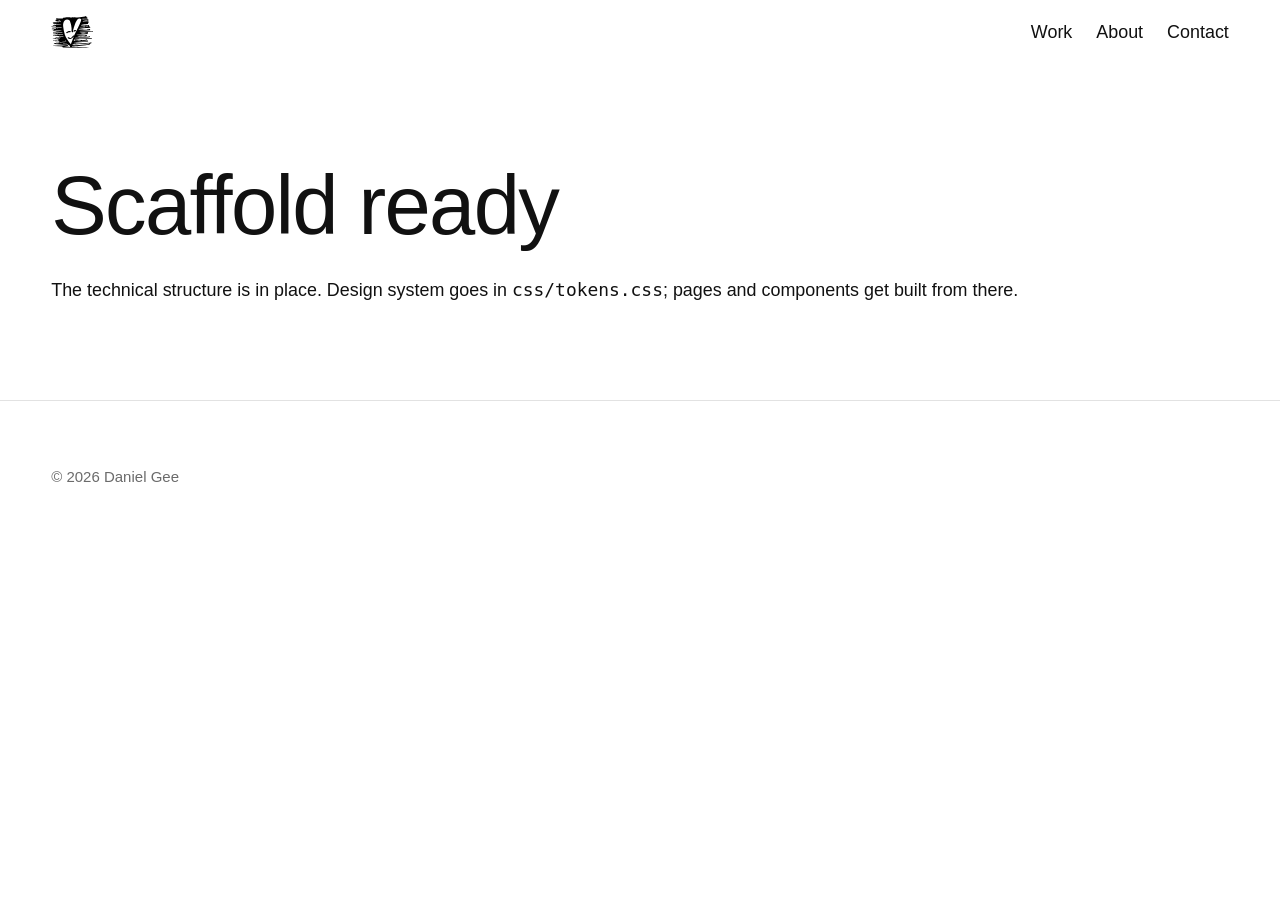
<file: index.html>
<!doctype html>
<html lang="en">
  <head>
    <meta charset="utf-8" />
    <meta name="viewport" content="width=device-width, initial-scale=1" />

    <title>Daniel Gee — Portfolio</title>
    <meta name="description" content="Portfolio of Daniel Gee — design work across brand, product and motion." />

    <!-- Update this once the domain is live. Vercel preview URLs will differ. -->
    <link rel="canonical" href="https://example.com/" />

    <!-- Open Graph / social sharing -->
    <meta property="og:type" content="website" />
    <meta property="og:title" content="Daniel Gee — Portfolio" />
    <meta property="og:description" content="Portfolio of Daniel Gee — design work across brand, product and motion." />
    <meta property="og:image" content="/assets/images/og-image.png" />
    <meta name="twitter:card" content="summary_large_image" />

    <link rel="icon" href="/assets/logo/logo.svg" type="image/svg+xml" />

    <link rel="stylesheet" href="/css/reset.css" />
    <link rel="stylesheet" href="/css/tokens.css" />
    <link rel="stylesheet" href="/css/base.css" />
    <link rel="stylesheet" href="/css/main.css" />

    <script src="/js/main.js" defer></script>
  </head>

  <body>
    <a class="skip-link" href="#main">Skip to content</a>

    <header class="site-header container">
      <a class="site-header__logo" href="/" aria-label="Daniel Gee — home">
        <img src="/assets/logo/logo.svg" alt="" width="120" height="32" />
      </a>

      <nav class="site-nav" aria-label="Primary">
        <ul role="list">
          <li><a href="/">Work</a></li>
          <li><a href="/about">About</a></li>
          <li><a href="/contact">Contact</a></li>
        </ul>
      </nav>
    </header>

    <main id="main" class="container section stack">
      <h1>Scaffold ready</h1>
      <p>
        The technical structure is in place. Design system goes in
        <code>css/tokens.css</code>; pages and components get built from there.
      </p>
    </main>

    <footer class="site-footer container">
      <p>&copy; 2026 Daniel Gee</p>
    </footer>
  </body>
</html>
</file>
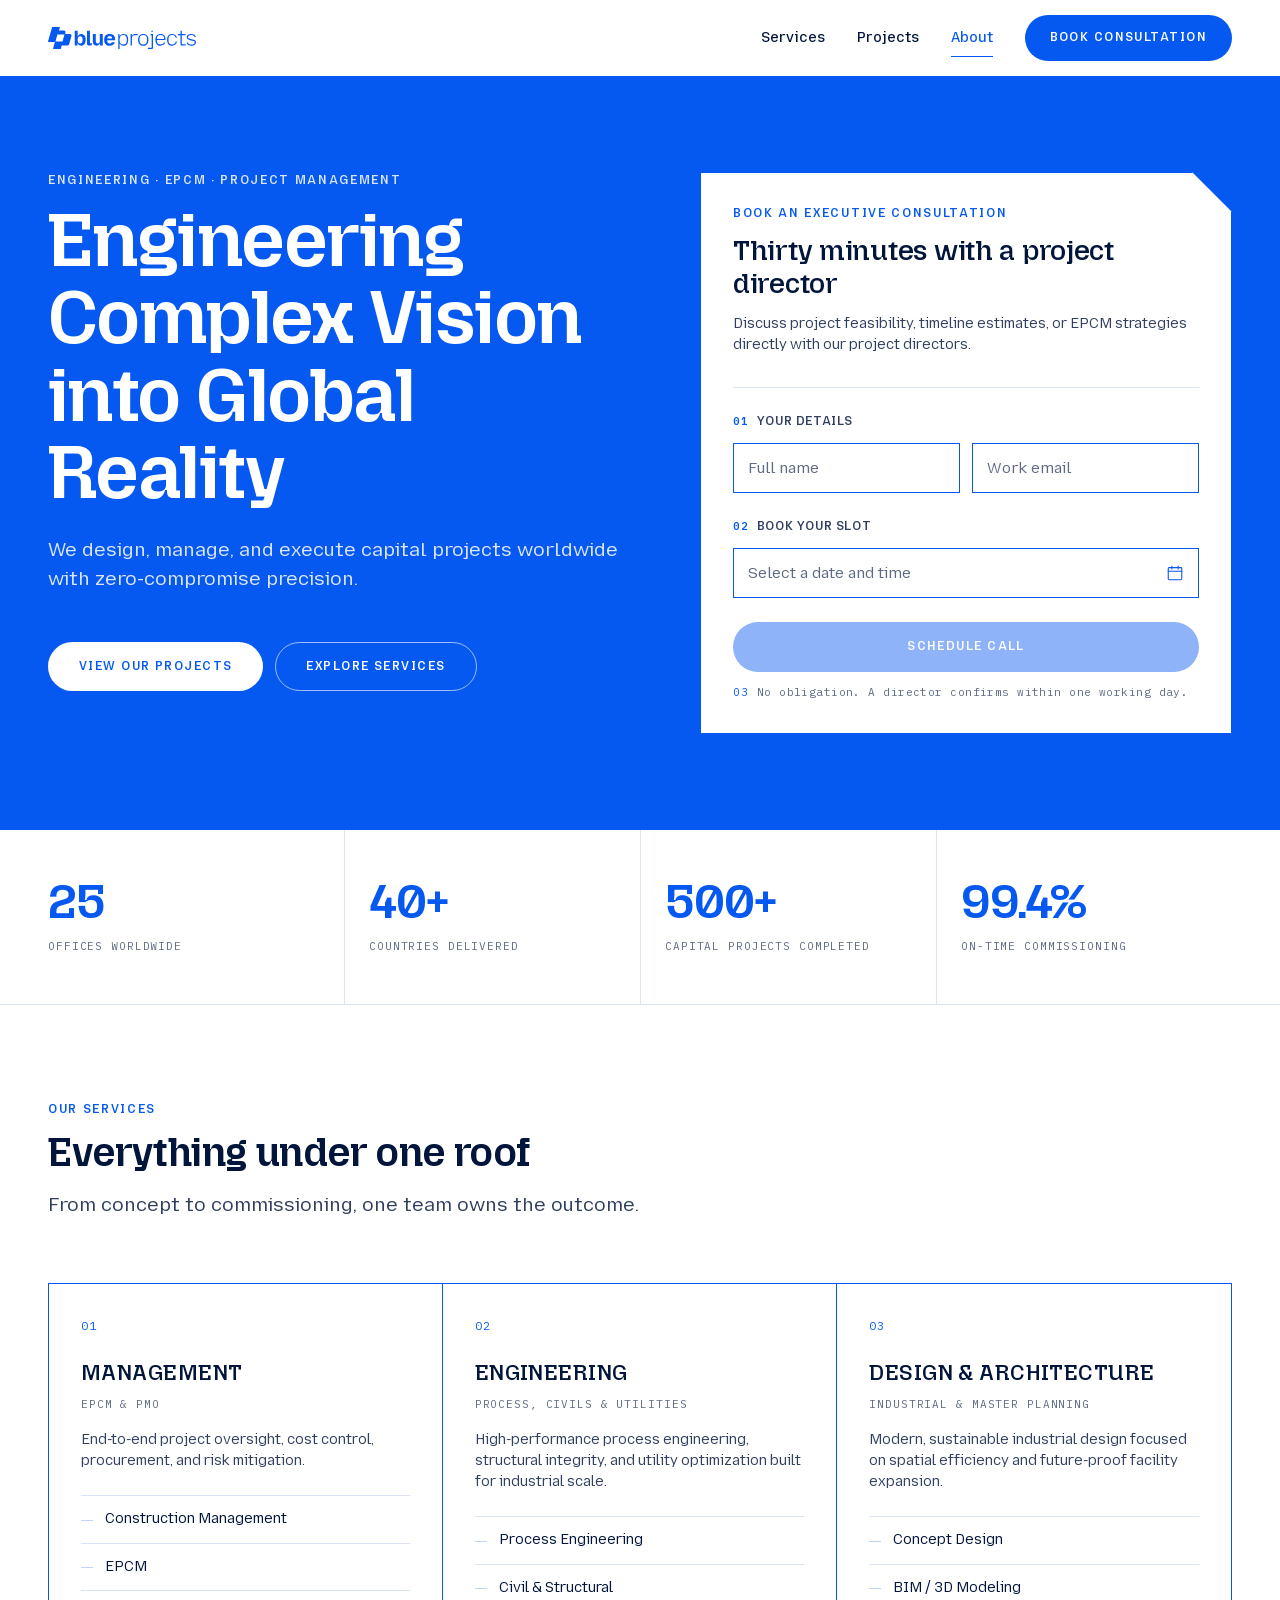
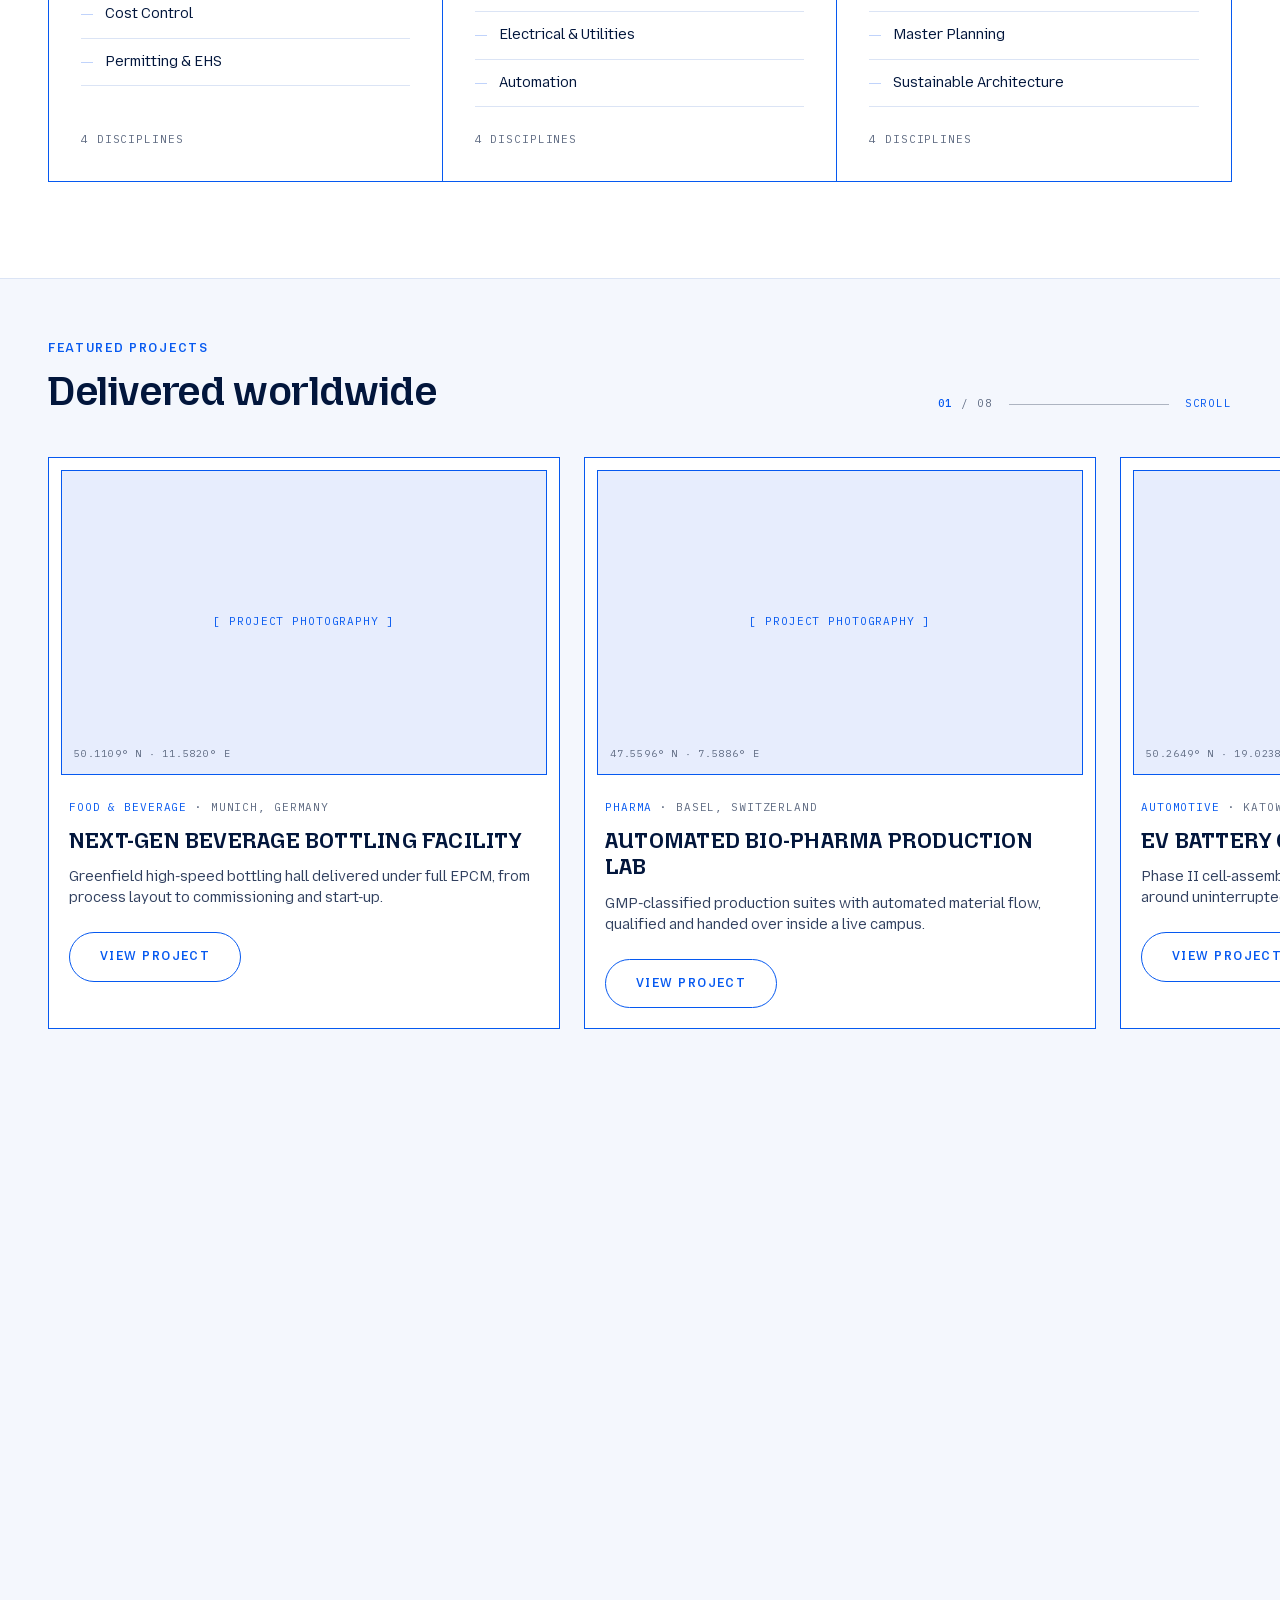
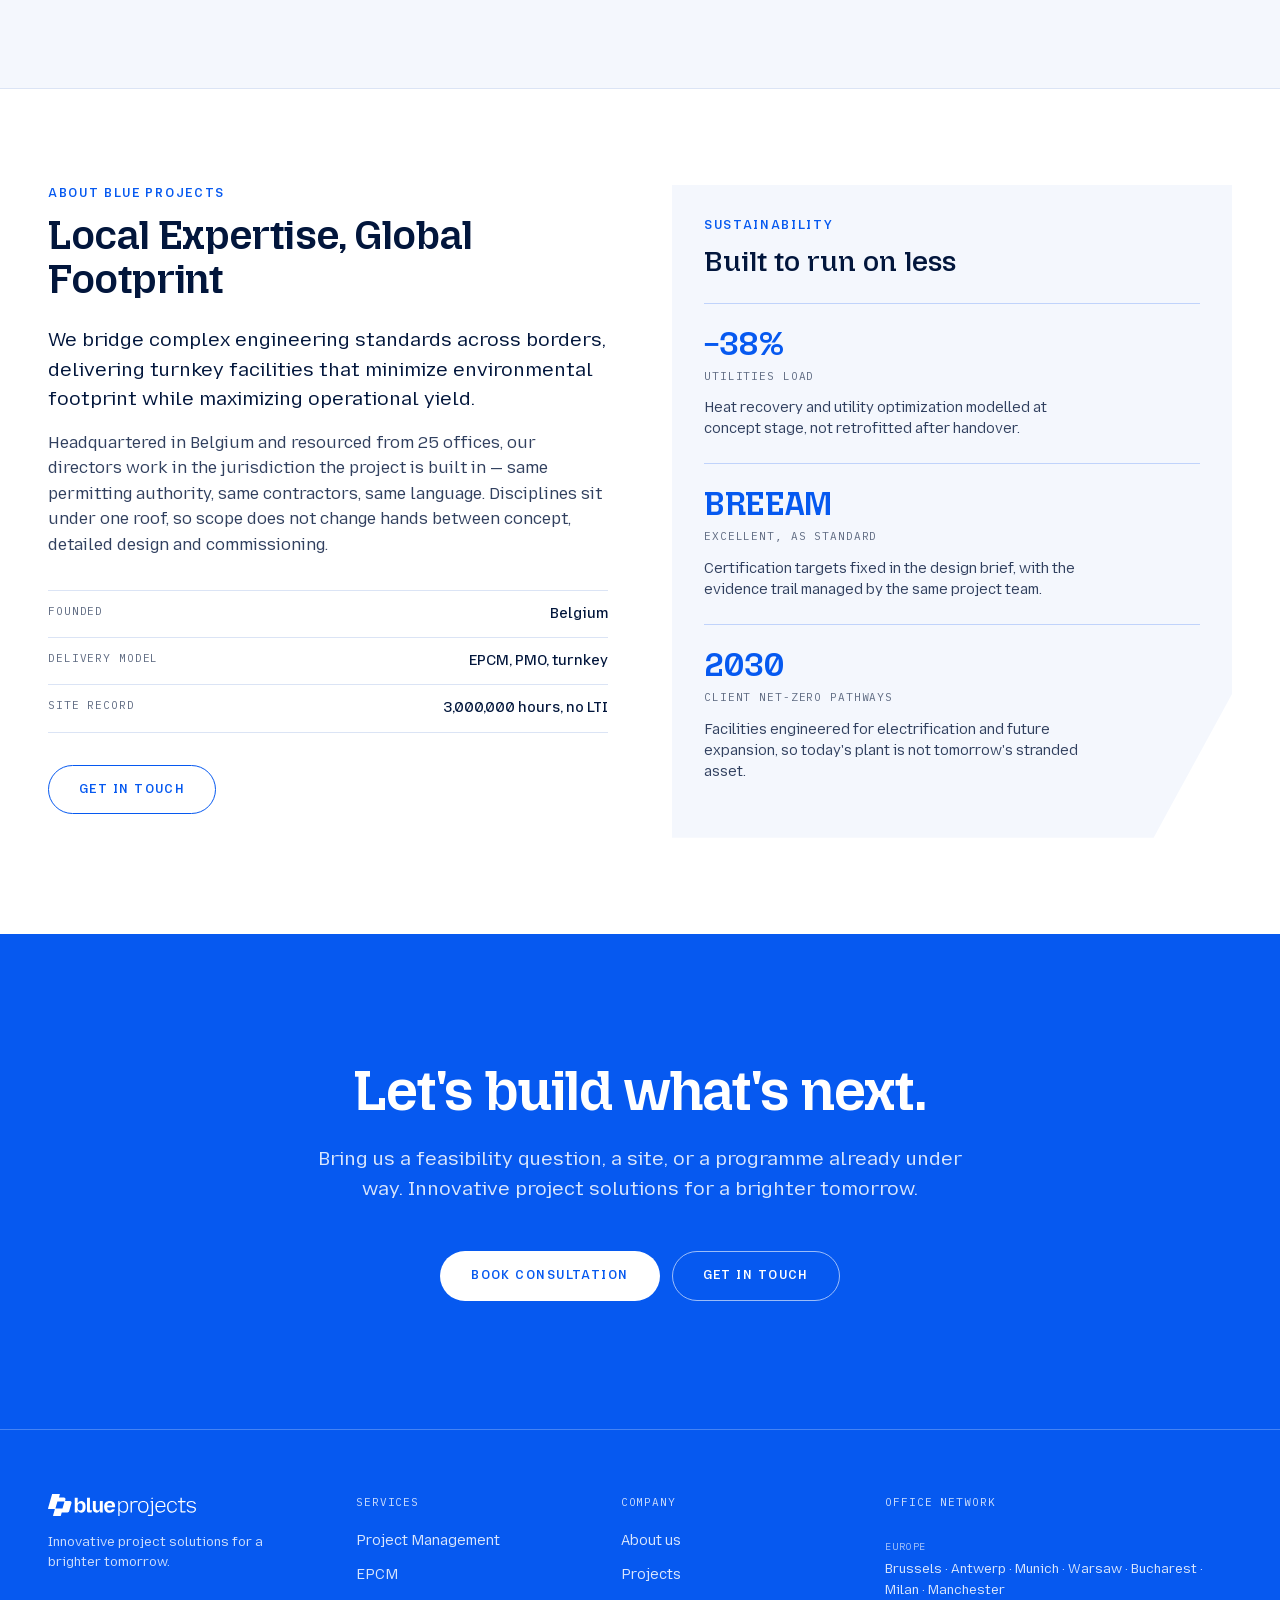
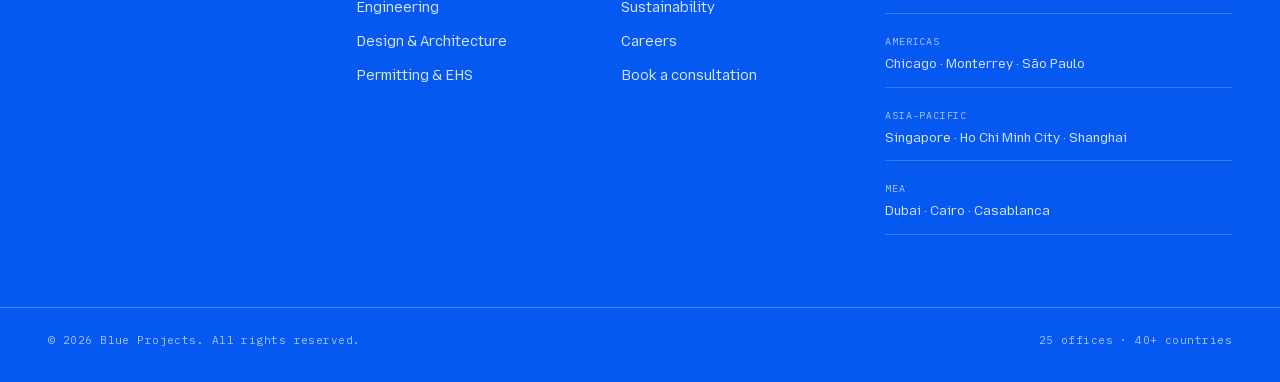
<file: blue-projects/index.html>
<!doctype html>
<html lang="en">
  <head>
    <meta charset="utf-8" />
    <meta name="viewport" content="width=device-width, initial-scale=1" />

    <title>Blue Projects — Engineering, EPCM and project management</title>
    <meta
      name="description"
      content="Blue Projects designs, manages and executes capital projects worldwide — engineering, EPCM and industrial architecture from concept through commissioning."
    />
    <meta name="robots" content="noindex" />
    <meta name="theme-color" content="#0659f0" />

    <link rel="icon" href="assets/brand/blue-projects-motif.svg" type="image/svg+xml" />

    <!-- Preload the two faces that paint above the fold. -->
    <link rel="preload" href="assets/fonts/MozillaHeadline-Variable.woff2" as="font" type="font/woff2" crossorigin />
    <link rel="preload" href="assets/fonts/MozillaText-Variable.woff2" as="font" type="font/woff2" crossorigin />

    <link rel="stylesheet" href="css/tokens.css" />
    <link rel="stylesheet" href="css/main.css" />

    <!-- Marks the page as scripted before first paint, so scroll reveals only
         start hidden when there's something around to un-hide them. -->
    <script>
      document.documentElement.className += ' js';
    </script>
  </head>

  <body>
    <a class="skip-link" href="#main">Skip to content</a>

    <!-- ====================================================================
         Navigation
         ==================================================================== -->
    <header class="nav" id="nav" data-nav>
      <div class="nav__inner">
        <a class="nav__brand" href="#top" aria-label="Blue Projects — home">
          <img src="assets/brand/blue-projects-logo-blue.svg" alt="Blue Projects" width="168" height="22" />
        </a>

        <nav class="nav__links" id="nav-links" aria-label="Primary">
          <a class="nav__link" href="#services" data-navlink="services">Services</a>
          <a class="nav__link" href="#projects" data-navlink="projects">Projects</a>
          <a class="nav__link" href="#about" data-navlink="about">About</a>
          <a class="btn btn--primary nav__cta" href="#consultation">Book Consultation</a>
        </nav>

        <button class="nav__toggle" type="button" aria-expanded="false" aria-controls="nav-links" data-nav-toggle>
          <span class="nav__toggle-bars" aria-hidden="true"><i></i><i></i></span>
          <span class="sr-only">Menu</span>
        </button>
      </div>
    </header>

    <!-- Everything that scrolls. js/main.js translates this wrapper — and only
         this wrapper — for the elastic overscroll bounce, so the fixed nav
         above it stays put. -->
    <div class="page" data-page>
      <main id="main">
      <!-- ==================================================================
           A. Hero + executive consultation
           ================================================================== -->
      <section class="hero" id="top">
        <div class="container hero__grid">
          <div class="hero__copy">
            <p class="eyebrow eyebrow--on-blue">Engineering · EPCM · Project management</p>

            <h1 class="hero__title">Engineering Complex Vision into Global Reality</h1>

            <p class="hero__sub">
              We design, manage, and execute capital projects worldwide with zero-compromise precision.
            </p>

            <div class="hero__actions">
              <a class="btn btn--on-blue" href="#projects">View our projects</a>
              <a class="btn btn--ghost-on-blue" href="#services">Explore services</a>
            </div>
          </div>

          <!-- Consultation feature box -------------------------------------
               Three steps: details, slot, schedule. The slot picker stays
               collapsed to one field until it's opened, which is what keeps
               the card short. The CTA unlocks once name, email, date and time
               are all in. -->
          <aside class="consult" id="consultation" aria-labelledby="consult-title">
            <div class="consult__head">
              <p class="eyebrow">Book an Executive Consultation</p>
              <h2 class="consult__title" id="consult-title">Thirty minutes with a project director</h2>
              <p class="consult__copy">
                Discuss project feasibility, timeline estimates, or EPCM strategies directly with our project
                directors.
              </p>
            </div>

            <form class="consult__form" data-consult-form novalidate>
              <noscript>
                <p class="consult__noscript">
                  Enable JavaScript to pick a slot, or email
                  <a href="mailto:consult@blueprojects.example">consult@blueprojects.example</a>.
                </p>
              </noscript>

              <ol class="consult__steps">
                <!-- Step 01 — who's calling -->
                <li class="consult__step" data-step="1">
                  <span class="consult__label"><span class="consult__num">01</span> Your details</span>
                  <div class="fields">
                    <div class="field">
                      <label class="sr-only" for="consult-name">Full name</label>
                      <input
                        class="field__control"
                        id="consult-name"
                        name="name"
                        type="text"
                        placeholder="Full name"
                        autocomplete="name"
                        required
                        data-consult-name
                      />
                    </div>
                    <div class="field">
                      <label class="sr-only" for="consult-email">Work email</label>
                      <input
                        class="field__control"
                        id="consult-email"
                        name="email"
                        type="email"
                        placeholder="Work email"
                        autocomplete="email"
                        required
                        aria-describedby="consult-email-error"
                        data-consult-email
                      />
                    </div>
                  </div>
                  <p class="field__error" id="consult-email-error" data-consult-email-error hidden>
                    Enter a valid email address.
                  </p>
                </li>

                <!-- Step 02 — the slot. Collapsed to a single field; opening it
                     reveals the calendar and that date's times side by side, and
                     it collapses again once a full slot is picked. -->
                <li class="consult__step" data-step="2">
                  <span class="consult__label" id="consult-slot-label">
                    <span class="consult__num">02</span> Book your slot
                  </span>

                  <button
                    class="slot"
                    type="button"
                    aria-expanded="false"
                    aria-controls="slot-panel"
                    aria-labelledby="consult-slot-label slot-value"
                    data-slot-trigger
                  >
                    <span class="slot__value" id="slot-value" data-slot-value>Select a date and time</span>
                    <svg class="slot__icon" viewBox="0 0 20 20" aria-hidden="true" focusable="false">
                      <rect x="2.5" y="4" width="15" height="13.5" rx="1" />
                      <path d="M2.5 8h15M6.5 2.5v3M13.5 2.5v3" />
                    </svg>
                  </button>

                  <div class="slotpanel" id="slot-panel" data-slot-panel>
                    <div class="slotpanel__inner">
                      <div class="slotpanel__grid">
                        <!-- Calendar -->
                        <div class="cal">
                          <div class="cal__head">
                            <button class="cal__nav" type="button" data-cal-prev aria-label="Previous month">
                              <svg viewBox="0 0 12 12" aria-hidden="true" focusable="false">
                                <path d="M7.5 1.5 3 6l4.5 4.5" />
                              </svg>
                            </button>
                            <p class="cal__month" data-cal-month aria-live="polite">Month</p>
                            <button class="cal__nav" type="button" data-cal-next aria-label="Next month">
                              <svg viewBox="0 0 12 12" aria-hidden="true" focusable="false">
                                <path d="M4.5 1.5 9 6l-4.5 4.5" />
                              </svg>
                            </button>
                            <span class="cal__tz" data-cal-tz>CET</span>
                          </div>

                          <div class="cal__dows" aria-hidden="true">
                            <span>M</span><span>T</span><span>W</span><span>T</span>
                            <span>F</span><span>S</span><span>S</span>
                          </div>

                          <div class="cal__grid" role="group" aria-labelledby="consult-slot-label" data-cal-grid>
                            <!-- Populated by js/main.js -->
                          </div>
                        </div>

                        <!-- Times for the selected day -->
                        <div class="slottimes">
                          <p class="slottimes__title" id="consult-time-label" data-times-title>Select a date</p>
                          <div class="times" role="radiogroup" aria-labelledby="consult-time-label" data-consult-times>
                            <!-- Populated by js/main.js -->
                          </div>
                        </div>
                      </div>

                      <p class="slotpanel__hint" data-consult-time-hint>
                        Working days only · 30 minutes · CET
                      </p>
                    </div>
                  </div>
                </li>

                <!-- Step 03 — submit -->
                <li class="consult__step" data-step="3">
                  <button class="btn btn--primary btn--block" type="submit" data-consult-submit disabled>
                    Schedule Call
                  </button>
                  <p class="consult__fineprint">
                    <span class="consult__num">03</span> No obligation. A director confirms within one working day.
                  </p>
                </li>
              </ol>
            </form>

            <!-- Confirmation state, swapped in on submit -->
            <div class="consult__done" data-consult-done hidden>
              <p class="eyebrow">Request received</p>
              <h3 class="consult__done-title">Slot held</h3>
              <dl class="consult__summary">
                <div><dt>Name</dt><dd data-done-name></dd></div>
                <div><dt>Email</dt><dd data-done-email></dd></div>
                <div><dt>Slot</dt><dd data-done-date></dd></div>
                <div><dt>Reference</dt><dd data-done-ref></dd></div>
              </dl>
              <p class="consult__copy">
                A project director will confirm the time by email within one working day.
              </p>
              <button class="btn btn--ghost btn--block" type="button" data-consult-reset>Book another slot</button>
            </div>
          </aside>
        </div>
      </section>

      <!-- ==================================================================
           C. Stats banner
           ================================================================== -->
      <section class="stats" aria-label="Blue Projects by the numbers">
        <div class="container stats__grid">
          <div class="stat" data-reveal>
            <span class="stat__value" data-count-to="25">25</span>
            <span class="stat__label">Offices worldwide</span>
          </div>
          <div class="stat" data-reveal>
            <span class="stat__value" data-count-to="40" data-count-suffix="+">40+</span>
            <span class="stat__label">Countries delivered</span>
          </div>
          <div class="stat" data-reveal>
            <span class="stat__value" data-count-to="500" data-count-suffix="+">500+</span>
            <span class="stat__label">Capital projects completed</span>
          </div>
          <div class="stat" data-reveal>
            <span class="stat__value" data-count-to="99.4" data-count-suffix="%" data-count-decimals="1">99.4%</span>
            <span class="stat__label">On-time commissioning</span>
          </div>
        </div>
      </section>

      <!-- ==================================================================
           D. Services
           ================================================================== -->
      <section class="services section" id="services">
        <div class="container">
          <div class="section__head" data-reveal>
            <p class="eyebrow">Our Services</p>
            <h2 class="section__title">Everything under one roof</h2>
            <p class="section__sub">From concept to commissioning, one team owns the outcome.</p>
          </div>

          <div class="buckets">
            <!-- 1. Management -->
            <article class="bucket">
              <p class="bucket__index">01</p>
              <h3 class="bucket__title">Management</h3>
              <p class="bucket__kicker">EPCM &amp; PMO</p>
              <p class="bucket__copy">
                End-to-end project oversight, cost control, procurement, and risk mitigation.
              </p>
              <ul class="bucket__list">
                <li>Construction Management</li>
                <li>EPCM</li>
                <li>Cost Control</li>
                <li>Permitting &amp; EHS</li>
              </ul>
              <p class="bucket__meta">4 disciplines</p>
            </article>

            <!-- 2. Engineering -->
            <article class="bucket">
              <p class="bucket__index">02</p>
              <h3 class="bucket__title">Engineering</h3>
              <p class="bucket__kicker">Process, civils &amp; utilities</p>
              <p class="bucket__copy">
                High-performance process engineering, structural integrity, and utility optimization built for
                industrial scale.
              </p>
              <ul class="bucket__list">
                <li>Process Engineering</li>
                <li>Civil &amp; Structural</li>
                <li>Electrical &amp; Utilities</li>
                <li>Automation</li>
              </ul>
              <p class="bucket__meta">4 disciplines</p>
            </article>

            <!-- 3. Design & Architecture -->
            <article class="bucket">
              <p class="bucket__index">03</p>
              <h3 class="bucket__title">Design &amp; Architecture</h3>
              <p class="bucket__kicker">Industrial &amp; master planning</p>
              <p class="bucket__copy">
                Modern, sustainable industrial design focused on spatial efficiency and future-proof facility
                expansion.
              </p>
              <ul class="bucket__list">
                <li>Concept Design</li>
                <li>BIM / 3D Modeling</li>
                <li>Master Planning</li>
                <li>Sustainable Architecture</li>
              </ul>
              <p class="bucket__meta">4 disciplines</p>
            </article>
          </div>
        </div>
      </section>

      <!-- ==================================================================
           E. Featured projects — pinned horizontal track
           ================================================================== -->
      <section class="pin" id="projects" data-pin>
        <div class="pin__stage">
          <div class="container pin__head">
            <div>
              <p class="eyebrow">Featured Projects</p>
              <h2 class="pin__title">Delivered worldwide</h2>
            </div>
            <div class="pin__progress" aria-hidden="true">
              <span class="pin__count"><b data-pin-index>01</b> / <span data-pin-total>08</span></span>
              <span class="pin__bar"><i data-pin-bar></i></span>
              <span class="pin__scrollcue">Scroll</span>
            </div>
          </div>

          <div class="pin__viewport" data-pin-viewport>
            <div class="pin__track" data-pin-track>
              <article class="project">
                <div class="project__frame">
                  <div class="project__image" role="img" aria-label="Beverage bottling hall, Munich">
                    <span class="project__placeholder">[ project photography ]</span>
                    <span class="project__coord">50.1109° N · 11.5820° E</span>
                  </div>
                </div>
                <div class="project__body">
                  <p class="project__meta"><span class="project__sector">Food &amp; Beverage</span> · Munich, Germany</p>
                  <h3 class="project__title">Next-Gen Beverage Bottling Facility</h3>
                  <p class="project__copy">
                    Greenfield high-speed bottling hall delivered under full EPCM, from process layout to
                    commissioning and start-up.
                  </p>
                  <a class="btn btn--ghost" href="#projects">View Project</a>
                </div>
              </article>

              <article class="project">
                <div class="project__frame">
                  <div class="project__image" role="img" aria-label="Bio-pharma production laboratory, Basel">
                    <span class="project__placeholder">[ project photography ]</span>
                    <span class="project__coord">47.5596° N · 7.5886° E</span>
                  </div>
                </div>
                <div class="project__body">
                  <p class="project__meta"><span class="project__sector">Pharma</span> · Basel, Switzerland</p>
                  <h3 class="project__title">Automated Bio-Pharma Production Lab</h3>
                  <p class="project__copy">
                    GMP-classified production suites with automated material flow, qualified and handed over
                    inside a live campus.
                  </p>
                  <a class="btn btn--ghost" href="#projects">View Project</a>
                </div>
              </article>

              <article class="project">
                <div class="project__frame">
                  <div class="project__image" role="img" aria-label="EV battery gigafactory, Katowice">
                    <span class="project__placeholder">[ project photography ]</span>
                    <span class="project__coord">50.2649° N · 19.0238° E</span>
                  </div>
                </div>
                <div class="project__body">
                  <p class="project__meta"><span class="project__sector">Automotive</span> · Katowice, Poland</p>
                  <h3 class="project__title">EV Battery Gigafactory Phase II</h3>
                  <p class="project__copy">
                    Phase II cell-assembly expansion on a brownfield site, engineered around uninterrupted
                    production next door.
                  </p>
                  <a class="btn btn--ghost" href="#projects">View Project</a>
                </div>
              </article>

              <article class="project">
                <div class="project__frame">
                  <div class="project__image" role="img" aria-label="Cold-chain distribution hub, Manchester">
                    <span class="project__placeholder">[ project photography ]</span>
                    <span class="project__coord">53.4808° N · 2.2426° W</span>
                  </div>
                </div>
                <div class="project__body">
                  <p class="project__meta"><span class="project__sector">Logistics</span> · Manchester, UK</p>
                  <h3 class="project__title">High-Velocity Cold-Chain Hub</h3>
                  <p class="project__copy">
                    Temperature-controlled high-bay distribution centre with automated retrieval and full
                    utilities design.
                  </p>
                  <a class="btn btn--ghost" href="#projects">View Project</a>
                </div>
              </article>

              <article class="project">
                <div class="project__frame">
                  <div class="project__image" role="img" aria-label="Confectionery production hall, Ghent">
                    <span class="project__placeholder">[ project photography ]</span>
                    <span class="project__coord">51.0543° N · 3.7174° E</span>
                  </div>
                </div>
                <div class="project__body">
                  <p class="project__meta"><span class="project__sector">Food &amp; Beverage</span> · Ghent, Belgium</p>
                  <h3 class="project__title">Confectionery Line Expansion</h3>
                  <p class="project__copy">
                    Placeholder copy. Second production line added inside a running plant, with utilities rerouted over
                    three shutdown windows.
                  </p>
                  <a class="btn btn--ghost" href="#projects">View Project</a>
                </div>
              </article>

              <article class="project">
                <div class="project__frame">
                  <div class="project__image" role="img" aria-label="Sterile fill-finish suite, Dublin">
                    <span class="project__placeholder">[ project photography ]</span>
                    <span class="project__coord">53.3498° N · 6.2603° W</span>
                  </div>
                </div>
                <div class="project__body">
                  <p class="project__meta"><span class="project__sector">Pharma</span> · Dublin, Ireland</p>
                  <h3 class="project__title">Sterile Fill-Finish Suite</h3>
                  <p class="project__copy">
                    Placeholder copy. Cleanroom cascade and isolator installation delivered to a fixed qualification
                    deadline.
                  </p>
                  <a class="btn btn--ghost" href="#projects">View Project</a>
                </div>
              </article>

              <article class="project">
                <div class="project__frame">
                  <div class="project__image" role="img" aria-label="Press shop extension, Valencia">
                    <span class="project__placeholder">[ project photography ]</span>
                    <span class="project__coord">39.4699° N · 0.3763° W</span>
                  </div>
                </div>
                <div class="project__body">
                  <p class="project__meta"><span class="project__sector">Automotive</span> · Valencia, Spain</p>
                  <h3 class="project__title">Press Shop Extension</h3>
                  <p class="project__copy">
                    Placeholder copy. Heavy-foundation press bay with reinforced pits, sequenced around live body-shop
                    operations.
                  </p>
                  <a class="btn btn--ghost" href="#projects">View Project</a>
                </div>
              </article>

              <article class="project">
                <div class="project__frame">
                  <div class="project__image" role="img" aria-label="Automated parcel hub, Rotterdam">
                    <span class="project__placeholder">[ project photography ]</span>
                    <span class="project__coord">51.9244° N · 4.4777° E</span>
                  </div>
                </div>
                <div class="project__body">
                  <p class="project__meta"><span class="project__sector">Logistics</span> · Rotterdam, Netherlands</p>
                  <h3 class="project__title">Automated Parcel Sortation Hub</h3>
                  <p class="project__copy">
                    Placeholder copy. Cross-dock terminal with automated sortation, dock levellers and full site
                    infrastructure.
                  </p>
                  <a class="btn btn--ghost" href="#projects">View Project</a>
                </div>
              </article>
            </div>
          </div>
        </div>
      </section>

      <!-- ==================================================================
           F. About & sustainability
           ================================================================== -->
      <section class="about section" id="about">
        <div class="container about__grid">
          <div class="about__left" data-reveal>
            <p class="eyebrow">About Blue Projects</p>
            <h2 class="section__title">Local Expertise, Global Footprint</h2>
            <p class="about__lead">
              We bridge complex engineering standards across borders, delivering turnkey facilities that minimize
              environmental footprint while maximizing operational yield.
            </p>
            <p class="about__body">
              Headquartered in Belgium and resourced from 25 offices, our directors work in the jurisdiction the
              project is built in — same permitting authority, same contractors, same language. Disciplines sit
              under one roof, so scope does not change hands between concept, detailed design and commissioning.
            </p>
            <dl class="about__facts">
              <div><dt>Founded</dt><dd>Belgium</dd></div>
              <div><dt>Delivery model</dt><dd>EPCM, PMO, turnkey</dd></div>
              <div><dt>Site record</dt><dd>3,000,000 hours, no LTI</dd></div>
            </dl>
            <a class="btn btn--ghost" href="#cta">Get in touch</a>
          </div>

          <div class="about__right" data-reveal>
            <p class="eyebrow">Sustainability</p>
            <h3 class="about__right-title">Built to run on less</h3>
            <ul class="commitments">
              <li class="commitment">
                <span class="commitment__value">−38%</span>
                <span class="commitment__label">Utilities load</span>
                <p class="commitment__copy">
                  Heat recovery and utility optimization modelled at concept stage, not retrofitted after handover.
                </p>
              </li>
              <li class="commitment">
                <span class="commitment__value">BREEAM</span>
                <span class="commitment__label">Excellent, as standard</span>
                <p class="commitment__copy">
                  Certification targets fixed in the design brief, with the evidence trail managed by the same
                  project team.
                </p>
              </li>
              <li class="commitment">
                <span class="commitment__value">2030</span>
                <span class="commitment__label">Client net-zero pathways</span>
                <p class="commitment__copy">
                  Facilities engineered for electrification and future expansion, so today's plant is not tomorrow's
                  stranded asset.
                </p>
              </li>
            </ul>
          </div>
        </div>
      </section>

      <!-- ==================================================================
           G. Closing CTA
           ================================================================== -->
      <section class="cta" id="cta">
        <div class="container cta__inner">
          <h2 class="cta__title">Let's build what's next.</h2>
          <p class="cta__sub">
            Bring us a feasibility question, a site, or a programme already under way. Innovative project solutions
            for a brighter tomorrow.
          </p>
          <div class="cta__actions">
            <a class="btn btn--on-blue" href="#consultation">Book Consultation</a>
            <a class="btn btn--ghost-on-blue" href="mailto:hello@blueprojects.example">Get in Touch</a>
          </div>
        </div>
      </section>
    </main>

    <!-- ====================================================================
         Footer
         ==================================================================== -->
    <footer class="footer">
      <div class="container footer__grid">
        <div class="footer__brand">
          <img
            src="assets/brand/blue-projects-logo-white.svg"
            alt="Blue Projects"
            width="168"
            height="22"
          />
          <p class="footer__tagline">Innovative project solutions for a brighter tomorrow.</p>
        </div>

        <div class="footer__col">
          <p class="footer__title">Services</p>
          <ul>
            <li><a href="#services">Project Management</a></li>
            <li><a href="#services">EPCM</a></li>
            <li><a href="#services">Engineering</a></li>
            <li><a href="#services">Design &amp; Architecture</a></li>
            <li><a href="#services">Permitting &amp; EHS</a></li>
          </ul>
        </div>

        <div class="footer__col">
          <p class="footer__title">Company</p>
          <ul>
            <li><a href="#about">About us</a></li>
            <li><a href="#projects">Projects</a></li>
            <li><a href="#about">Sustainability</a></li>
            <li><a href="#cta">Careers</a></li>
            <li><a href="#consultation">Book a consultation</a></li>
          </ul>
        </div>

        <div class="footer__col footer__col--wide">
          <p class="footer__title">Office network</p>
          <ul class="footer__offices">
            <li><span>Europe</span> Brussels · Antwerp · Munich · Warsaw · Bucharest · Milan · Manchester</li>
            <li><span>Americas</span> Chicago · Monterrey · São Paulo</li>
            <li><span>Asia-Pacific</span> Singapore · Ho Chi Minh City · Shanghai</li>
            <li><span>MEA</span> Dubai · Cairo · Casablanca</li>
          </ul>
        </div>
      </div>

      <div class="container footer__base">
        <p>© <span data-year>2026</span> Blue Projects. All rights reserved.</p>
        <p>25 offices · 40+ countries</p>
      </div>
    </footer>

    </div>
    <!-- /.page -->

    <script src="js/main.js" defer></script>
  </body>
</html>
</file>
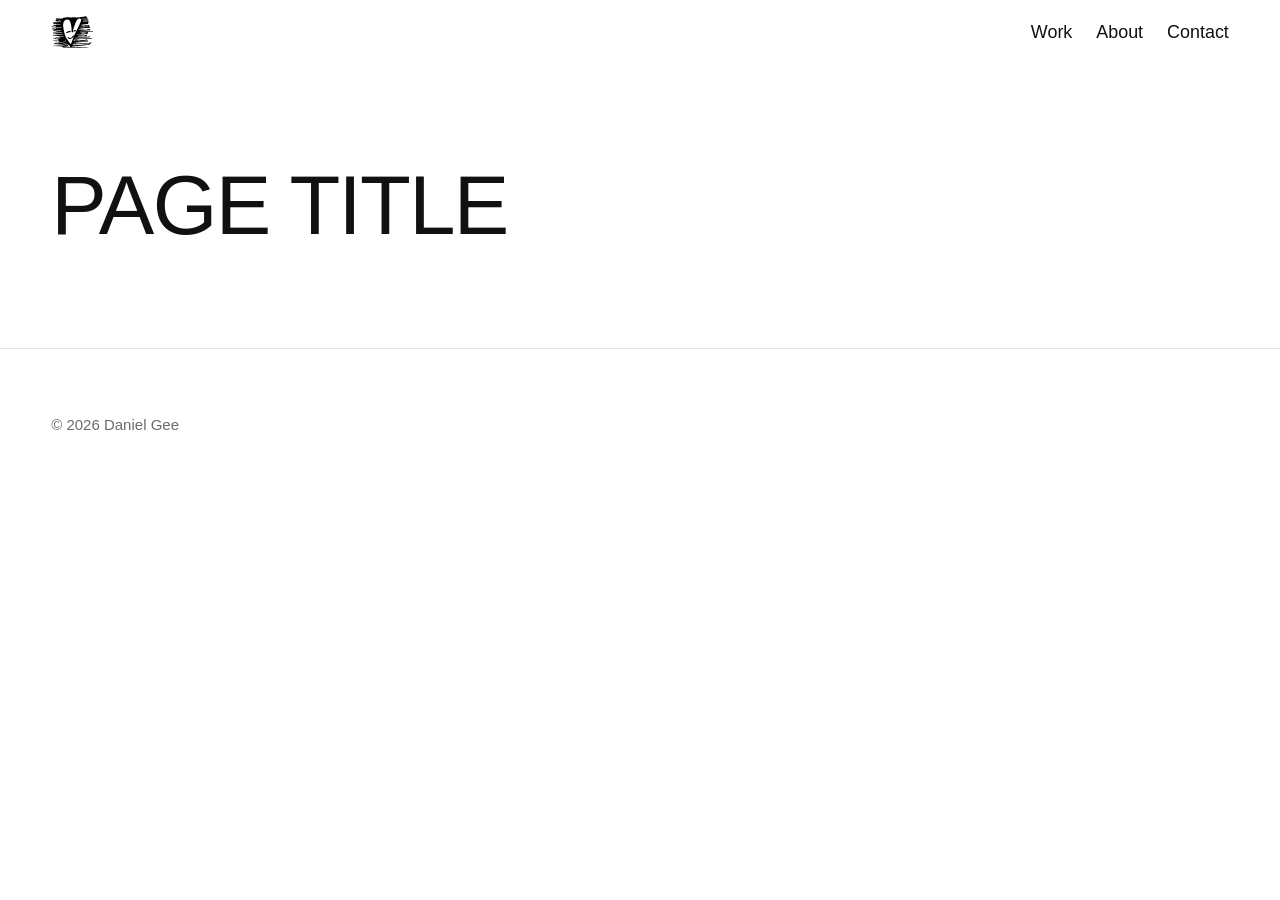
<file: docs/page-template.html>
<!doctype html>
<!--
  Page template — copy this to create a new page.

  Lives in docs/ so it never gets deployed (docs/ is in .vercelignore).

  Where to put the copy:
    about.html            → served at /about
    contact.html          → served at /contact
    work/project-name.html → served at /work/project-name

  The .html extension is stripped automatically because vercel.json sets
  cleanUrls: true. Always write internal links WITHOUT the extension so they
  match what's actually served.

  Paths below are absolute (/css/…) so this file works at any nesting depth.
-->
<html lang="en">
  <head>
    <meta charset="utf-8" />
    <meta name="viewport" content="width=device-width, initial-scale=1" />

    <title>PAGE TITLE — Daniel Gee</title>
    <meta name="description" content="PAGE DESCRIPTION" />
    <link rel="canonical" href="https://example.com/PAGE-PATH" />

    <meta property="og:type" content="article" />
    <meta property="og:title" content="PAGE TITLE — Daniel Gee" />
    <meta property="og:description" content="PAGE DESCRIPTION" />
    <meta property="og:image" content="/assets/images/og-image.png" />
    <meta name="twitter:card" content="summary_large_image" />

    <link rel="icon" href="/assets/logo/logo.svg" type="image/svg+xml" />

    <link rel="stylesheet" href="/css/reset.css" />
    <link rel="stylesheet" href="/css/tokens.css" />
    <link rel="stylesheet" href="/css/base.css" />
    <link rel="stylesheet" href="/css/main.css" />

    <script src="/js/main.js" defer></script>
  </head>

  <body>
    <a class="skip-link" href="#main">Skip to content</a>

    <header class="site-header container">
      <a class="site-header__logo" href="/" aria-label="Daniel Gee — home">
        <img src="/assets/logo/logo.svg" alt="" width="120" height="32" />
      </a>

      <nav class="site-nav" aria-label="Primary">
        <ul role="list">
          <li><a href="/">Work</a></li>
          <li><a href="/about">About</a></li>
          <li><a href="/contact">Contact</a></li>
        </ul>
      </nav>
    </header>

    <main id="main" class="container section stack">
      <h1>PAGE TITLE</h1>
    </main>

    <footer class="site-footer container">
      <p>&copy; 2026 Daniel Gee</p>
    </footer>
  </body>
</html>
</file>
<file: css/tokens.css>
/* ==========================================================================
   tokens.css — THE DESIGN SYSTEM LIVES HERE.

   This is the file to replace when you bring your design system over from
   Claude Design. Everything below is a neutral placeholder so the site
   renders — none of it is a design decision, and all of it is meant to be
   overwritten.

   Rule of thumb: no raw hex codes, font names, or pixel values anywhere else
   in the CSS. Everything references a variable defined in this file.
   ========================================================================== */

:root {
  /* ---- Colour -------------------------------------------------------- */
  --color-bg: #ffffff;
  --color-surface: #f7f7f7;
  --color-text: #111111;
  --color-text-muted: #6b6b6b;
  --color-border: #e2e2e2;
  --color-accent: #111111;
  --color-accent-contrast: #ffffff;

  /* ---- Typography ---------------------------------------------------- */
  --font-sans: -apple-system, BlinkMacSystemFont, 'Helvetica Neue', Arial, sans-serif;
  --font-serif: Georgia, 'Times New Roman', serif;
  --font-mono: ui-monospace, 'SF Mono', Menlo, monospace;

  --font-body: var(--font-sans);
  --font-display: var(--font-sans);

  /* Fluid type scale — clamp(min, preferred, max) */
  --text-xs: clamp(0.75rem, 0.73rem + 0.1vw, 0.8rem);
  --text-sm: clamp(0.875rem, 0.85rem + 0.12vw, 0.938rem);
  --text-base: clamp(1rem, 0.96rem + 0.2vw, 1.125rem);
  --text-lg: clamp(1.25rem, 1.15rem + 0.5vw, 1.5rem);
  --text-xl: clamp(1.5rem, 1.3rem + 1vw, 2.25rem);
  --text-2xl: clamp(2rem, 1.5rem + 2.5vw, 3.5rem);
  --text-3xl: clamp(2.5rem, 1.6rem + 4.5vw, 6rem);

  --leading-tight: 1.1;
  --leading-snug: 1.3;
  --leading-normal: 1.6;

  --tracking-tight: -0.02em;
  --tracking-normal: 0;
  --tracking-wide: 0.08em;

  --weight-regular: 400;
  --weight-medium: 500;
  --weight-bold: 700;

  /* ---- Spacing scale ------------------------------------------------- */
  --space-3xs: 0.25rem;
  --space-2xs: 0.5rem;
  --space-xs: 0.75rem;
  --space-sm: 1rem;
  --space-md: 1.5rem;
  --space-lg: 2.5rem;
  --space-xl: 4rem;
  --space-2xl: 6rem;
  --space-3xl: 10rem;

  /* ---- Layout -------------------------------------------------------- */
  --container-max: 90rem;
  --container-text: 42rem;
  --gutter: clamp(1.25rem, 4vw, 4rem);
  --grid-columns: 12;
  --grid-gap: clamp(1rem, 2vw, 2rem);

  /* ---- Borders & radii ----------------------------------------------- */
  --radius-none: 0;
  --radius-sm: 2px;
  --radius-md: 6px;
  --radius-lg: 16px;
  --radius-full: 999px;
  --border-width: 1px;

  /* ---- Elevation ----------------------------------------------------- */
  --shadow-sm: 0 1px 2px rgb(0 0 0 / 0.06);
  --shadow-md: 0 4px 16px rgb(0 0 0 / 0.08);
  --shadow-lg: 0 12px 40px rgb(0 0 0 / 0.12);

  /* ---- Motion -------------------------------------------------------- */
  --ease-out: cubic-bezier(0.22, 1, 0.36, 1);
  --ease-in-out: cubic-bezier(0.65, 0, 0.35, 1);
  --duration-fast: 150ms;
  --duration-base: 300ms;
  --duration-slow: 600ms;

  /* ---- Z-index ------------------------------------------------------- */
  --z-base: 1;
  --z-sticky: 100;
  --z-header: 200;
  --z-overlay: 300;
  --z-modal: 400;
}

/* ---- Dark theme -----------------------------------------------------
   Two triggers, deliberately: the OS preference, and an explicit
   data-theme="dark" on <html> for a manual toggle. Delete this block if
   the portfolio commits to a single look.
   -------------------------------------------------------------------- */

@media (prefers-color-scheme: dark) {
  :root:not([data-theme='light']) {
    --color-bg: #0d0d0d;
    --color-surface: #171717;
    --color-text: #f2f2f2;
    --color-text-muted: #9a9a9a;
    --color-border: #2a2a2a;
    --color-accent: #f2f2f2;
    --color-accent-contrast: #0d0d0d;
  }
}

:root[data-theme='dark'] {
  --color-bg: #0d0d0d;
  --color-surface: #171717;
  --color-text: #f2f2f2;
  --color-text-muted: #9a9a9a;
  --color-border: #2a2a2a;
  --color-accent: #f2f2f2;
  --color-accent-contrast: #0d0d0d;
}
</file>
<file: css/base.css>
/* ==========================================================================
   base.css — bare element defaults, wired to tokens.css.
   Element selectors only. No classes, no components — those go in main.css.
   ========================================================================== */

html {
  scroll-behavior: smooth;
}

body {
  background-color: var(--color-bg);
  color: var(--color-text);
  font-family: var(--font-body);
  font-size: var(--text-base);
  font-weight: var(--weight-regular);
  line-height: var(--leading-normal);
  transition: background-color var(--duration-base) var(--ease-out),
    color var(--duration-base) var(--ease-out);
}

h1 {
  font-family: var(--font-display);
  font-size: var(--text-3xl);
  line-height: var(--leading-tight);
  letter-spacing: var(--tracking-tight);
}

h2 {
  font-family: var(--font-display);
  font-size: var(--text-2xl);
  line-height: var(--leading-tight);
  letter-spacing: var(--tracking-tight);
}

h3 {
  font-family: var(--font-display);
  font-size: var(--text-xl);
  line-height: var(--leading-snug);
}

h4 {
  font-size: var(--text-lg);
  line-height: var(--leading-snug);
}

a {
  color: inherit;
  transition: opacity var(--duration-fast) var(--ease-out);
}

a:hover {
  opacity: 0.6;
}

hr {
  border: none;
  border-top: var(--border-width) solid var(--color-border);
}

::selection {
  background-color: var(--color-text);
  color: var(--color-bg);
}

/* Visible keyboard focus. Never remove this without a replacement. */
:focus-visible {
  outline: 2px solid var(--color-accent);
  outline-offset: 3px;
}

/* ---- Utilities ------------------------------------------------------ */

/* Hides content visually but keeps it for screen readers. */
.visually-hidden {
  position: absolute;
  width: 1px;
  height: 1px;
  padding: 0;
  margin: -1px;
  overflow: hidden;
  clip: rect(0, 0, 0, 0);
  white-space: nowrap;
  border: 0;
}

/* Jump link for keyboard users — first focusable element on every page. */
.skip-link {
  position: absolute;
  top: var(--space-sm);
  left: var(--space-sm);
  z-index: var(--z-modal);
  padding: var(--space-2xs) var(--space-sm);
  background-color: var(--color-text);
  color: var(--color-bg);
  transform: translateY(-200%);
}

.skip-link:focus {
  transform: translateY(0);
}
</file>
<file: css/main.css>
/* ==========================================================================
   main.css — layout and components.

   Loaded last, so it wins. This is where the site's actual look gets built
   once the design system is settled. Right now it holds only the structural
   primitives that every layout needs.

   Suggested section order as this grows:
     1. Layout primitives   (container, grid, stack)
     2. Site chrome         (header, nav, footer)
     3. Page sections       (hero, work grid, about, contact)
     4. Components          (project card, button, tag)
     5. Page-specific       (or split into its own file)
   ========================================================================== */

/* ---- 1. Layout primitives ------------------------------------------- */

.container {
  width: 100%;
  max-width: var(--container-max);
  margin-inline: auto;
  padding-inline: var(--gutter);
}

/* Narrower measure for long-form reading. */
.container--text {
  max-width: var(--container-text);
}

.grid {
  display: grid;
  grid-template-columns: repeat(var(--grid-columns), minmax(0, 1fr));
  gap: var(--grid-gap);
}

/* Vertical rhythm: even spacing between direct children. */
.stack > * + * {
  margin-block-start: var(--flow-space, var(--space-md));
}

.section {
  padding-block: var(--space-2xl);
}


/* ---- 2. Site chrome -------------------------------------------------- */

.site-header {
  position: sticky;
  top: 0;
  z-index: var(--z-header);
  display: flex;
  align-items: center;
  justify-content: space-between;
  gap: var(--space-md);
  padding-block: var(--space-sm);
  background-color: var(--color-bg);
}

.site-header__logo svg,
.site-header__logo img {
  width: auto;
  height: 2rem;
}

.site-nav ul {
  display: flex;
  gap: var(--space-md);
  list-style: none;
}

.site-footer {
  padding-block: var(--space-xl);
  border-block-start: var(--border-width) solid var(--color-border);
  color: var(--color-text-muted);
  font-size: var(--text-sm);
}


/* ---- 3. Page sections ------------------------------------------------ */
/* Build these out once the design system lands. */


/* ---- 4. Components --------------------------------------------------- */
/* Build these out once the design system lands. */
</file>
<file: blue-projects/css/tokens.css>
/* ==========================================================================
   Blue Projects — design tokens
   Ported verbatim from the Blue Projects Design System export
   (tokens/colors.css, typography.css, spacing.css, motifs.css).

   This file is the brand contract: values here are not invented locally.
   Anything added on top is marked SITE ADDITION with a reason.
   Nothing in here may reference the folio's /css/tokens.css.
   ========================================================================== */

/* --- Fonts ---------------------------------------------------------------
   Mozilla Headline / Mozilla Text ship here as their open Google Fonts
   variable releases — the same typefaces as the Adobe Fonts brief. If the
   licensed Adobe files turn up, drop them in assets/fonts/ and swap the src
   below; no other file changes needed.
   IBM Plex Mono is the system's flagged addition, for technical labels.     */

@font-face {
  font-family: 'Mozilla Headline';
  src: url('../assets/fonts/MozillaHeadline-Variable.woff2') format('woff2-variations');
  font-weight: 200 700;
  font-style: normal;
  font-display: swap;
}
@font-face {
  font-family: 'Mozilla Text';
  src: url('../assets/fonts/MozillaText-Variable.woff2') format('woff2-variations');
  font-weight: 200 700;
  font-style: normal;
  font-display: swap;
}
@font-face {
  font-family: 'IBM Plex Mono';
  src: url('../assets/fonts/IBMPlexMono-400.woff2') format('woff2');
  font-weight: 400;
  font-style: normal;
  font-display: swap;
}
@font-face {
  font-family: 'IBM Plex Mono';
  src: url('../assets/fonts/IBMPlexMono-500.woff2') format('woff2');
  font-weight: 500;
  font-style: normal;
  font-display: swap;
}
@font-face {
  font-family: 'IBM Plex Mono';
  src: url('../assets/fonts/IBMPlexMono-600.woff2') format('woff2');
  font-weight: 600;
  font-style: normal;
  font-display: swap;
}

:root {
  /* --- Colour ----------------------------------------------------------
     Blue carries nearly all the colour weight. Navy is text and small
     accents only — never a large fill, never the logo.                   */
  --bp-blue: #0659f0;
  --bp-blue-75: #3d7cf3;
  --bp-blue-50: #82a8f7;
  --bp-blue-25: #c0d3fb;
  --bp-blue-10: #e7edfd;
  --bp-navy: #02163c;
  --bp-navy-75: #31405f;
  --bp-navy-50: #5f6b82;
  --bp-navy-25: #adb4c1;
  --bp-white: #ffffff;

  --fg-primary: var(--bp-navy);
  --fg-secondary: var(--bp-navy-75);
  --fg-muted: var(--bp-navy-50);
  --fg-on-dark: var(--bp-white);
  --fg-on-blue: var(--bp-white);
  --fg-link: var(--bp-blue);
  --fg-link-hover: var(--bp-navy);

  --surface-page: var(--bp-white);
  --surface-sunken: #f4f7fd;
  --surface-dark: var(--bp-navy);
  --surface-blue: var(--bp-blue);

  --border-subtle: #dbe4f5;
  --border-strong: var(--bp-navy-25);
  --border-on-dark: rgba(255, 255, 255, 0.18);

  /* --- Type ------------------------------------------------------------ */
  --font-display: 'Mozilla Headline', Arial, sans-serif;
  --font-body: 'Mozilla Text', Arial, sans-serif;
  --font-mono: 'IBM Plex Mono', ui-monospace, monospace;

  --text-eyebrow: 600 12px/1.4 var(--font-body);
  --text-display-xl: 600 76px/1.02 var(--font-display);
  --text-display-lg: 600 56px/1.05 var(--font-display);
  --text-display-md: 600 40px/1.1 var(--font-display);
  --text-display-sm: 500 28px/1.2 var(--font-display);
  --text-heading: 500 22px/1.3 var(--font-display);
  --text-body-lg: 400 19px/1.55 var(--font-body);
  --text-body: 400 16px/1.6 var(--font-body);
  --text-body-sm: 400 14px/1.5 var(--font-body);
  --text-stat: 600 48px/1 var(--font-display);
  --tracking-eyebrow: 0.14em;

  /* --- Space, shape, motion -------------------------------------------- */
  --space-1: 4px;
  --space-2: 8px;
  --space-3: 12px;
  --space-4: 16px;
  --space-5: 24px;
  --space-6: 32px;
  --space-7: 48px;
  --space-8: 64px;
  --space-9: 96px;
  --space-10: 128px;

  --radius-sm: 2px;
  --radius-md: 4px;
  --radius-lg: 8px;

  --container-max: 1280px;
  --cut-angle: 16deg;

  /* The system sets both shadow tokens to `none` on purpose: no shadows,
     no gradients, anywhere. Hairline strokes are the only structure.      */
  --shadow-card: none;
  --shadow-dark: none;

  --stroke-blue: 1px solid var(--bp-blue);
  --stroke-white: 1px solid #fff;

  --ease-blueprint: cubic-bezier(0.2, 0.7, 0.2, 1);
  --duration-fast: 150ms;
  --duration-mid: 320ms;
  --duration-slow: 700ms;

  --motif-grid-size: 32px;

  /* --- SITE ADDITIONS ---------------------------------------------------
     Page-level values the export doesn't carry, kept here so nothing in
     main.css hardcodes a magic number.                                    */

  /* Button tracking is fixed brand-wide at .12em (readme: "Buttons"). */
  --tracking-button: 0.12em;
  /* Tag/label mono tracking, matching Tag.jsx and Badge.jsx. */
  --tracking-mono: 0.08em;
  /* Hover lift distance. One value so every liftable surface agrees. */
  --lift: 3px;
  /* Gutter for the page container at each breakpoint. */
  --gutter: var(--space-7);
  /* Height of the fixed nav, needed for scroll-margin and hero offset. */
  --nav-h: 76px;
}

@media (max-width: 900px) {
  :root {
    --gutter: var(--space-5);
    --nav-h: 66px;
    --text-display-xl: 600 46px/1.05 var(--font-display);
    --text-display-lg: 600 38px/1.08 var(--font-display);
    --text-display-md: 600 30px/1.15 var(--font-display);
    --text-display-sm: 500 24px/1.25 var(--font-display);
    --text-stat: 600 40px/1 var(--font-display);
    --text-body-lg: 400 17px/1.55 var(--font-body);
  }
}

/* Fluid display sizing between the two anchors above, so headlines don't
   snap at the breakpoint. */
@media (min-width: 901px) and (max-width: 1180px) {
  :root {
    --text-display-xl: 600 clamp(46px, 6.4vw, 76px)/1.03 var(--font-display);
    --text-display-lg: 600 clamp(38px, 4.8vw, 56px)/1.06 var(--font-display);
  }
}

/* --- Motifs ---------------------------------------------------------------
   Angular cut corners are the brand's geometry. Straight from motifs.css. */
.bp-cut-tl { clip-path: polygon(0 0, 100% 0, 100% 100%, 0 100%, 0 22%, 14% 0); }
.bp-cut-br { clip-path: polygon(0 0, 100% 0, 100% 78%, 86% 100%, 0 100%); }
.bp-cut-notch { clip-path: polygon(0 0, calc(100% - 40px) 0, 100% 40px, 100% 100%, 0 100%); }
</file>
<file: blue-projects/css/main.css>
/* ==========================================================================
   Blue Projects — homepage
   Depends on css/tokens.css only. Never on the folio's /css/tokens.css.

   House rules taken from the design system, applied throughout:
   · Blue carries the colour weight; navy is text and small accents only.
   · 1px hairlines are the only structural device — no shadows, no gradients,
     no blur, no drafting-grid backgrounds.
   · Cards are square-cornered and share edges (negative margins) so their
     strokes read as one continuous rule.
   · Buttons are always pills, ALL CAPS, .12em tracking.
   · Hover darkens toward navy; ghost buttons fill solid. Nothing lightens.
   · Motion is precise, never bouncy — --ease-blueprint, 150ms micro,
     320–700ms reveals.
   ========================================================================== */

/* --------------------------------------------------------------------------
   1. Reset & base
   -------------------------------------------------------------------------- */

*,
*::before,
*::after { box-sizing: border-box; }

html {
  -webkit-text-size-adjust: 100%;
  scroll-behavior: smooth;
}

body {
  margin: 0;
  background: var(--surface-page);
  color: var(--fg-primary);
  font: var(--text-body);
  -webkit-font-smoothing: antialiased;
  text-rendering: optimizeLegibility;
  overflow-x: hidden; /* the pinned track translates wider than the page */
}

h1, h2, h3, h4, p, dl, dd, figure, ol, ul { margin: 0; }
ul, ol { padding: 0; list-style: none; }
img, svg { display: block; max-width: 100%; }
a { color: var(--fg-link); text-decoration: none; }
button, input, select, textarea { font: inherit; color: inherit; }
button { background: none; border: 0; padding: 0; cursor: pointer; }

:where(a, button, select, input, [tabindex]):focus-visible {
  outline: 2px solid var(--bp-blue);
  outline-offset: 3px;
}

/* Focus ring has to invert on blue fills, or it disappears. */
.hero :where(a, button, select, [tabindex]):focus-visible,
.cta :where(a, button):focus-visible,
.footer :where(a, button):focus-visible {
  outline-color: var(--bp-white);
}

.sr-only {
  position: absolute;
  width: 1px; height: 1px;
  padding: 0; margin: -1px;
  overflow: hidden;
  clip-path: inset(50%);
  white-space: nowrap;
}

.skip-link {
  position: absolute;
  top: var(--space-3);
  left: var(--space-3);
  z-index: 100;
  transform: translateY(-200%);
  background: var(--bp-blue);
  color: var(--fg-on-blue);
  padding: var(--space-3) var(--space-5);
  border-radius: 999px;
  font-family: var(--font-body);
  font-size: 12px;
  font-weight: 600;
  letter-spacing: var(--tracking-button);
  text-transform: uppercase;
  transition: transform var(--duration-fast) var(--ease-blueprint);
}
.skip-link:focus { transform: translateY(0); }

.container {
  width: 100%;
  max-width: var(--container-max);
  margin-inline: auto;
  padding-inline: var(--gutter);
}

.section { padding-block: var(--space-9); }

[id] { scroll-margin-top: calc(var(--nav-h) + var(--space-5)); }

/* --------------------------------------------------------------------------
   2. Shared type pieces
   -------------------------------------------------------------------------- */

.eyebrow {
  font: var(--text-eyebrow);
  letter-spacing: var(--tracking-eyebrow);
  text-transform: uppercase;
  color: var(--bp-blue);
  margin-bottom: var(--space-3);
}
.eyebrow--on-blue { color: rgba(255, 255, 255, 0.85); }

.section__title {
  font: var(--text-display-md);
  color: var(--fg-primary);
  letter-spacing: -0.01em;
}

.section__sub {
  font: var(--text-body-lg);
  color: var(--fg-secondary);
  margin-top: var(--space-4);
  max-width: 46ch;
}

/* --------------------------------------------------------------------------
   3. Buttons — pill, caps, wide-tracked. Fixed brand-wide.
   -------------------------------------------------------------------------- */

.btn {
  display: inline-flex;
  align-items: center;
  justify-content: center;
  gap: var(--space-2);
  padding: 14px 30px;
  border: 1px solid transparent;
  border-radius: 999px;
  font-family: var(--font-body);
  font-size: 12px;
  font-weight: 600;
  letter-spacing: var(--tracking-button);
  text-transform: uppercase;
  white-space: nowrap;
  cursor: pointer;
  transition:
    background var(--duration-fast) var(--ease-blueprint),
    border-color var(--duration-fast) var(--ease-blueprint),
    color var(--duration-fast) var(--ease-blueprint),
    transform var(--duration-fast) var(--ease-blueprint);
}
.btn--block { width: 100%; }

/* Primary: blue → navy on hover. Never lightens. */
.btn--primary { background: var(--bp-blue); color: var(--fg-on-blue); }
.btn--primary:hover { background: var(--bp-navy); transform: translateY(calc(-1 * var(--lift))); }

/* Ghost on white: outline fills solid on hover. */
.btn--ghost { color: var(--bp-blue); border-color: var(--bp-blue); }
.btn--ghost:hover {
  background: var(--bp-blue);
  color: var(--fg-on-blue);
  transform: translateY(calc(-1 * var(--lift)));
}

/* On blue fills: white pill, and the outline variant fills white. */
.btn--on-blue { background: var(--bp-white); color: var(--bp-blue); }
.btn--on-blue:hover {
  background: var(--bp-navy);
  color: var(--fg-on-dark);
  transform: translateY(calc(-1 * var(--lift)));
}

.btn--ghost-on-blue { color: var(--fg-on-blue); border-color: rgba(255, 255, 255, 0.6); }
.btn--ghost-on-blue:hover {
  background: var(--bp-white);
  color: var(--bp-blue);
  border-color: var(--bp-white);
  transform: translateY(calc(-1 * var(--lift)));
}

.btn:active { transform: scale(0.98); }

.btn:disabled {
  opacity: 0.45;
  cursor: not-allowed;
  transform: none;
}
.btn:disabled:hover { background: var(--bp-blue); transform: none; }

/* --------------------------------------------------------------------------
   4. Navigation
   -------------------------------------------------------------------------- */

.nav {
  position: fixed;
  inset: 0 0 auto;
  z-index: 60;
  background: var(--surface-page);
  border-bottom: 2px solid var(--bp-blue);
  transition: border-color var(--duration-fast) var(--ease-blueprint);
}

.nav__inner {
  display: flex;
  align-items: center;
  justify-content: space-between;
  gap: var(--space-6);
  height: var(--nav-h);
  max-width: var(--container-max);
  margin-inline: auto;
  padding-inline: var(--gutter);
}

.nav__brand img { height: 22px; width: auto; }

.nav__links {
  display: flex;
  align-items: center;
  gap: var(--space-6);
}

.nav__link {
  position: relative;
  font-size: 14px;
  font-weight: 500;
  color: var(--fg-primary);
  padding-block: var(--space-2);
  transition: color var(--duration-fast) var(--ease-blueprint);
}

/* Underline draws in from the left — "a line extending", per the motion note. */
.nav__link::after {
  content: '';
  position: absolute;
  left: 0;
  bottom: 0;
  width: 100%;
  height: 1px;
  background: var(--bp-blue);
  transform: scaleX(0);
  transform-origin: left;
  transition: transform var(--duration-mid) var(--ease-blueprint);
}
.nav__link:hover { color: var(--bp-blue); }
.nav__link:hover::after,
.nav__link.is-current::after { transform: scaleX(1); }
.nav__link.is-current { color: var(--bp-blue); }

.nav__cta { padding: 12px 24px; }

.nav__toggle {
  display: none;
  width: 44px;
  height: 44px;
  align-items: center;
  justify-content: center;
  border: 1px solid var(--bp-blue);
  border-radius: 999px;
}
.nav__toggle-bars { display: block; width: 16px; }
.nav__toggle-bars i {
  display: block;
  height: 1px;
  background: var(--bp-blue);
  transition: transform var(--duration-fast) var(--ease-blueprint);
}
.nav__toggle-bars i + i { margin-top: 5px; }
.nav__toggle[aria-expanded='true'] .nav__toggle-bars i:first-child { transform: translateY(3px) rotate(45deg); }
.nav__toggle[aria-expanded='true'] .nav__toggle-bars i:last-child { transform: translateY(-3px) rotate(-45deg); }

/* --------------------------------------------------------------------------
   5. Hero — blue band, consultation box riding on top of it
   -------------------------------------------------------------------------- */

.hero {
  background: var(--surface-blue);
  color: var(--fg-on-blue);
  padding-top: calc(var(--nav-h) + var(--space-9));
  padding-bottom: var(--space-9);
}

.hero__grid {
  display: grid;
  grid-template-columns: minmax(0, 1.05fr) minmax(0, 0.95fr);
  gap: var(--space-8);
  align-items: start;
}
.hero__grid > * { min-width: 0; }

.hero__title {
  font: var(--text-display-xl);
  letter-spacing: -0.02em;
  max-width: 14ch;
}

.hero__sub {
  font: var(--text-body-lg);
  color: rgba(255, 255, 255, 0.85);
  margin-top: var(--space-5);
  max-width: 44ch;
}

.hero__actions {
  display: flex;
  flex-wrap: wrap;
  gap: var(--space-3);
  margin-top: var(--space-7);
}

/* --------------------------------------------------------------------------
   6. Consultation feature box
   -------------------------------------------------------------------------- */

.consult {
  background: var(--surface-page);
  color: var(--fg-primary);
  border: 1px solid var(--bp-blue);
  padding: var(--space-6);
  /* Cut notch is the brand's angular geometry — see motifs.css. */
  clip-path: polygon(0 0, calc(100% - 40px) 0, 100% 40px, 100% 100%, 0 100%);
}

.consult__title {
  font: var(--text-display-sm);
  letter-spacing: -0.01em;
  margin-bottom: var(--space-3);
}

.consult__copy {
  font: var(--text-body-sm);
  color: var(--fg-secondary);
}

.consult__steps {
  display: grid;
  /* Without this the date strip's min-content width (ten chips) inflates the
     grid item and bursts out of the card. */
  grid-template-columns: minmax(0, 1fr);
  gap: var(--space-5);
  margin-top: var(--space-6);
  padding-top: var(--space-5);
  border-top: 1px solid var(--border-subtle);
}

.consult__step { min-width: 0; }

.consult__label {
  display: flex;
  align-items: center;
  gap: var(--space-2);
  font-family: var(--font-body);
  font-size: 12px;
  font-weight: 600;
  letter-spacing: 0.05em;
  text-transform: uppercase;
  color: var(--fg-secondary);
  margin-bottom: var(--space-3);
}

.consult__num {
  font-family: var(--font-mono);
  font-size: 11px;
  letter-spacing: var(--tracking-mono);
  color: var(--bp-blue);
}

/* A completed step marks its number, so progress is legible at a glance. */
.consult__step.is-done .consult__num { color: var(--bp-navy); }
.consult__step.is-done .consult__num::after { content: ' ✓'; }

/* Select field — square, blue hairline, per Input.jsx */
.field { position: relative; }

/* Name and email sit side by side; the card is never narrow enough at this
   breakpoint for two fields to crowd. */
.fields {
  display: grid;
  grid-template-columns: 1fr 1fr;
  gap: var(--space-3);
}

.field__control {
  appearance: none;
  width: 100%;
  padding: 12px 14px;
  background: var(--surface-page);
  border: 1px solid var(--bp-blue);
  border-radius: 0;
  font-size: 15px;
  color: var(--fg-primary);
  transition:
    background var(--duration-fast) var(--ease-blueprint),
    border-color var(--duration-fast) var(--ease-blueprint);
}
.field__control::placeholder { color: var(--fg-muted); }
.field__control:hover { background: var(--bp-blue-10); }

/* The palette is two hues by design — there is no semantic red to reach for,
   so an invalid field is marked in navy rather than a colour off-system. */
.field__control.is-error { border-color: var(--bp-navy); border-width: 2px; }

.field__error {
  margin-top: var(--space-2);
  font-family: var(--font-mono);
  font-size: 11px;
  letter-spacing: 0.04em;
  color: var(--bp-navy);
}

/* --- Slot picker ----------------------------------------------------------
   Collapsed, the whole booking step is one field — that's what keeps the card
   short. Opening it reveals a month grid and that day's times side by side. */

.slot {
  display: flex;
  align-items: center;
  justify-content: space-between;
  gap: var(--space-3);
  width: 100%;
  padding: 12px 14px;
  background: var(--surface-page);
  border: 1px solid var(--bp-blue);
  border-radius: 0;
  font-size: 15px;
  color: var(--fg-muted);
  text-align: left;
  transition:
    background var(--duration-fast) var(--ease-blueprint),
    color var(--duration-fast) var(--ease-blueprint);
}
.slot:hover { background: var(--bp-blue-10); }

/* Once a slot is chosen the field carries the value, so it reads as filled. */
.slot.is-filled { color: var(--fg-primary); font-weight: 500; }

.slot__icon {
  flex: 0 0 auto;
  width: 18px;
  height: 18px;
  fill: none;
  stroke: var(--bp-blue);
  stroke-width: 1.2;
  stroke-linecap: square;
}

/* The 0fr → 1fr grid trick: animates to the panel's natural height without
   hardcoding one. `visibility` keeps the collapsed panel out of the tab order. */
.slotpanel {
  display: grid;
  grid-template-rows: 0fr;
  transition: grid-template-rows var(--duration-mid) var(--ease-blueprint);
}
.slotpanel__inner {
  overflow: hidden;
  min-height: 0;
  visibility: hidden;
  transition: visibility 0s linear var(--duration-mid);
}
.slotpanel.is-open { grid-template-rows: 1fr; }
.slotpanel.is-open .slotpanel__inner {
  visibility: visible;
  transition-delay: 0s;
}

.slotpanel__grid {
  display: grid;
  grid-template-columns: minmax(0, 1fr) 96px;
  gap: var(--space-4);
  margin-top: var(--space-4);
  padding-top: var(--space-4);
  border-top: 1px solid var(--border-subtle);
}

.slotpanel__hint {
  margin-top: var(--space-3);
  font-family: var(--font-mono);
  font-size: 11px;
  letter-spacing: 0.04em;
  color: var(--fg-muted);
}

/* --- Calendar --- */
.cal__head {
  display: flex;
  align-items: center;
  gap: var(--space-2);
  margin-bottom: var(--space-3);
}

.cal__month {
  font-family: var(--font-display);
  font-size: 15px;
  font-weight: 600;
  white-space: nowrap;
}

.cal__nav {
  display: flex;
  align-items: center;
  justify-content: center;
  width: 26px;
  height: 26px;
  border: 1px solid var(--border-subtle);
  border-radius: 999px;
  transition:
    border-color var(--duration-fast) var(--ease-blueprint),
    background var(--duration-fast) var(--ease-blueprint);
}
.cal__nav svg {
  width: 10px;
  height: 10px;
  fill: none;
  stroke: var(--bp-blue);
  stroke-width: 1.4;
}
.cal__nav:hover:not(:disabled) { border-color: var(--bp-blue); background: var(--bp-blue-10); }
.cal__nav:disabled { opacity: 0.3; cursor: not-allowed; }

.cal__tz {
  margin-left: auto;
  font-family: var(--font-mono);
  font-size: 10px;
  letter-spacing: var(--tracking-mono);
  color: var(--fg-muted);
}

.cal__dows,
.cal__grid {
  display: grid;
  grid-template-columns: repeat(7, 1fr);
  gap: 2px;
}

.cal__dows {
  margin-bottom: var(--space-1);
  font-family: var(--font-mono);
  font-size: 10px;
  letter-spacing: var(--tracking-mono);
  color: var(--fg-muted);
  text-align: center;
}

.cal__day {
  aspect-ratio: 1;
  display: flex;
  align-items: center;
  justify-content: center;
  border: 1px solid transparent;
  border-radius: 999px;
  font-family: var(--font-body);
  font-size: 13px;
  font-weight: 500;
  color: var(--fg-primary);
  transition:
    background var(--duration-fast) var(--ease-blueprint),
    border-color var(--duration-fast) var(--ease-blueprint),
    color var(--duration-fast) var(--ease-blueprint);
}
.cal__day:hover:not(:disabled) { background: var(--bp-blue-10); border-color: var(--bp-blue); }

/* Today is ringed, the chosen day is filled — same device, different weight. */
.cal__day.is-today { border-color: var(--bp-navy-25); }
.cal__day.is-selected,
.cal__day.is-selected:hover {
  background: var(--bp-blue);
  border-color: var(--bp-blue);
  color: var(--fg-on-blue);
}

.cal__day:disabled { color: var(--bp-navy-25); cursor: not-allowed; }
.cal__day--out { visibility: hidden; }

/* --- Time column --- */
.slottimes { min-width: 0; }

.slottimes__title {
  font-family: var(--font-mono);
  font-size: 10px;
  letter-spacing: var(--tracking-mono);
  text-transform: uppercase;
  color: var(--fg-muted);
  margin-bottom: var(--space-3);
  min-height: 26px;
  display: flex;
  align-items: center;
}

.times {
  display: grid;
  gap: var(--space-2);
  max-height: 208px;
  overflow-y: auto;
  scrollbar-width: thin;
  padding-right: 2px;
}
.times::-webkit-scrollbar { width: 3px; }
.times::-webkit-scrollbar-thumb { background: var(--bp-blue-25); }

.time {
  padding: 9px 6px;
  border: 1px solid var(--border-subtle);
  background: var(--surface-page);
  font-family: var(--font-mono);
  font-size: 12px;
  letter-spacing: var(--tracking-mono);
  color: var(--fg-primary);
  transition:
    background var(--duration-fast) var(--ease-blueprint),
    border-color var(--duration-fast) var(--ease-blueprint),
    color var(--duration-fast) var(--ease-blueprint),
    transform var(--duration-fast) var(--ease-blueprint);
}
.time:hover:not(:disabled) {
  border-color: var(--bp-blue);
  transform: translateY(-2px);
}
.time.is-selected {
  background: var(--bp-blue);
  border-color: var(--bp-blue);
  color: var(--fg-on-blue);
}
.time:disabled {
  color: var(--bp-navy-25);
  cursor: not-allowed;
  text-decoration: line-through;
}

.times__empty {
  font-family: var(--font-mono);
  font-size: 11px;
  color: var(--fg-muted);
}

.consult__fineprint,
.consult__noscript {
  font-family: var(--font-mono);
  font-size: 11px;
  letter-spacing: 0.04em;
  color: var(--fg-muted);
  margin-top: var(--space-3);
}
.consult__fineprint { display: flex; gap: var(--space-2); align-items: baseline; }

/* Confirmation state. Sits where the form was, so it inherits the same rule
   above it that separated the steps from the card head. */
.consult__done {
  margin-top: var(--space-6);
  padding-top: var(--space-5);
  border-top: 1px solid var(--border-subtle);
}
.consult__done:focus { outline: none; }

.consult__done-title {
  font: var(--text-display-sm);
  margin-bottom: var(--space-4);
}
.consult__summary {
  display: grid;
  gap: 0;
  margin-bottom: var(--space-5);
  border-top: 1px solid var(--border-subtle);
}
.consult__summary > div {
  display: flex;
  justify-content: space-between;
  gap: var(--space-4);
  padding: var(--space-3) 0;
  border-bottom: 1px solid var(--border-subtle);
}
.consult__summary dt {
  font-family: var(--font-mono);
  font-size: 11px;
  letter-spacing: var(--tracking-mono);
  text-transform: uppercase;
  color: var(--fg-muted);
}
.consult__summary dd {
  margin: 0;
  font-size: 14px;
  font-weight: 500;
  text-align: right;
}
.consult__done .btn { margin-top: var(--space-5); }

/* --------------------------------------------------------------------------
   7. Stats banner
   The system's stat band is a blue fill, but it sits directly under a blue
   hero here — two blue blocks would merge into one. Same content, inverted:
   white ground, blue numerals, hairline column rules.
   -------------------------------------------------------------------------- */

.stats {
  background: var(--surface-page);
  border-bottom: 1px solid var(--border-subtle);
}

.stats__grid {
  display: grid;
  grid-template-columns: repeat(4, 1fr);
}

.stat {
  padding: var(--space-7) var(--space-5);
  border-left: 1px solid var(--border-subtle);
}
.stat:first-child { border-left: 0; padding-left: 0; }

.stat__value {
  display: block;
  font: var(--text-stat);
  color: var(--bp-blue);
  font-variant-numeric: tabular-nums;
  letter-spacing: -0.02em;
}

.stat__label {
  display: block;
  margin-top: var(--space-3);
  font-family: var(--font-mono);
  font-size: 11px;
  letter-spacing: var(--tracking-mono);
  text-transform: uppercase;
  color: var(--fg-muted);
}

/* --------------------------------------------------------------------------
   8. Services
   -------------------------------------------------------------------------- */

.services { background: var(--surface-page); }

.section__head {
  margin-bottom: var(--space-8);
}

/* Buckets share edges so the three strokes read as one drawing. */
.buckets {
  display: grid;
  grid-template-columns: repeat(3, 1fr);
}

.bucket {
  position: relative;
  display: flex;
  flex-direction: column;
  padding: var(--space-6);
  background: var(--surface-page);
  border: 1px solid var(--bp-blue);
  margin-left: -1px;
  transition:
    transform var(--duration-mid) var(--ease-blueprint),
    box-shadow var(--duration-mid) var(--ease-blueprint),
    opacity var(--duration-mid) var(--ease-blueprint);
}
.bucket:first-child { margin-left: 0; }

/* The "glow" is a hard 1px ring, not a blurred shadow — the system forbids
   shadows, so emphasis is a second hairline offset from the first. */
.bucket:hover {
  transform: translateY(calc(-1 * var(--lift)));
  box-shadow: 0 0 0 1px var(--bp-blue), 0 0 0 5px var(--bp-blue-10);
  z-index: 2;
}

.bucket__index {
  font-family: var(--font-mono);
  font-size: 12px;
  letter-spacing: var(--tracking-mono);
  color: var(--bp-blue);
  margin-bottom: var(--space-5);
}

.bucket__title {
  font: var(--text-heading);
  text-transform: uppercase;
  letter-spacing: 0.02em;
}

.bucket__kicker {
  font-family: var(--font-mono);
  font-size: 11px;
  letter-spacing: var(--tracking-mono);
  text-transform: uppercase;
  color: var(--fg-muted);
  margin-top: var(--space-2);
}

.bucket__copy {
  font: var(--text-body-sm);
  color: var(--fg-secondary);
  margin-top: var(--space-4);
}

.bucket__list {
  margin-top: var(--space-5);
  border-top: 1px solid var(--border-subtle);
}

.bucket__list li {
  position: relative;
  padding: var(--space-3) 0 var(--space-3) var(--space-5);
  border-bottom: 1px solid var(--border-subtle);
  font-size: 14px;
  color: var(--fg-primary);
  transition:
    color var(--duration-mid) var(--ease-blueprint),
    opacity var(--duration-mid) var(--ease-blueprint),
    padding var(--duration-mid) var(--ease-blueprint);
}

/* Hairline tick that extends on match — the "drawing itself in" idea. */
.bucket__list li::before {
  content: '';
  position: absolute;
  left: 0;
  top: 50%;
  width: 12px;
  height: 1px;
  background: var(--bp-blue-25);
  transition:
    width var(--duration-mid) var(--ease-blueprint),
    background var(--duration-mid) var(--ease-blueprint);
}

.bucket__meta {
  margin-top: auto;
  padding-top: var(--space-5);
  font-family: var(--font-mono);
  font-size: 11px;
  letter-spacing: var(--tracking-mono);
  text-transform: uppercase;
  color: var(--fg-muted);
}

/* --------------------------------------------------------------------------
   9. Featured projects — pinned horizontal track
   The section is made tall by JS; .pin__stage sticks for its full height and
   the track translates on X as the page scrolls through it.
   -------------------------------------------------------------------------- */

.pin {
  position: relative;
  background: var(--surface-sunken);
  border-top: 1px solid var(--border-subtle);
  border-bottom: 1px solid var(--border-subtle);
}

.pin__stage {
  position: sticky;
  top: var(--nav-h);
  height: calc(100vh - var(--nav-h));
  min-height: 640px;
  display: flex;
  flex-direction: column;
  justify-content: center;
  gap: var(--space-6);
  overflow: hidden;
  padding-block: var(--space-7);
}

.pin__head {
  display: flex;
  align-items: flex-end;
  justify-content: space-between;
  gap: var(--space-6);
  flex-wrap: wrap;
}

.pin__title { font: var(--text-display-md); letter-spacing: -0.01em; }

.pin__progress {
  display: flex;
  align-items: center;
  gap: var(--space-4);
  font-family: var(--font-mono);
  font-size: 11px;
  letter-spacing: var(--tracking-mono);
  text-transform: uppercase;
  color: var(--fg-muted);
}
.pin__count b { color: var(--bp-blue); font-weight: 500; }

.pin__bar {
  display: block;
  width: 160px;
  height: 1px;
  background: var(--border-strong);
}
.pin__bar i {
  display: block;
  height: 1px;
  width: 0%;
  background: var(--bp-blue);
  transition: width var(--duration-fast) linear;
}

.pin__scrollcue { color: var(--bp-blue); }

/* The vertical padding is load-bearing: the viewport clips its overflow, and
   without room above and below, a hovered card's lift and outline ring get
   sliced off along the card's top and bottom edges. */
.pin__viewport {
  width: 100%;
  overflow: hidden;
  padding-block: var(--space-3);
}

.pin__track {
  display: flex;
  gap: var(--space-5);
  padding-inline: var(--gutter);
  width: max-content;
  will-change: transform;
}

.project {
  flex: 0 0 clamp(320px, 40vw, 520px);
  display: flex;
  flex-direction: column;
  background: var(--surface-page);
  border: 1px solid var(--bp-blue);
  padding: var(--space-3);
  transition:
    transform var(--duration-mid) var(--ease-blueprint),
    box-shadow var(--duration-mid) var(--ease-blueprint),
    opacity var(--duration-mid) var(--ease-blueprint);
}
.project:hover {
  transform: translateY(calc(-1 * var(--lift)));
  box-shadow: 0 0 0 1px var(--bp-blue), 0 0 0 5px var(--bp-blue-10);
}

/* Inset hairline around the image, per the card rule. */
.project__frame { border: 1px solid var(--bp-blue); }

.project__image {
  position: relative;
  display: flex;
  align-items: center;
  justify-content: center;
  aspect-ratio: 16 / 10;
  background: var(--bp-blue-10);
  overflow: hidden;
}

.project__placeholder,
.project__coord {
  font-family: var(--font-mono);
  font-size: 11px;
  letter-spacing: var(--tracking-mono);
  text-transform: uppercase;
  color: var(--bp-blue);
}
.project__coord {
  position: absolute;
  left: var(--space-3);
  bottom: var(--space-3);
  font-size: 10px;
  color: var(--bp-navy-50);
}

.project__body { padding: var(--space-5) var(--space-2) var(--space-2); }

.project__meta {
  font-family: var(--font-mono);
  font-size: 11px;
  letter-spacing: var(--tracking-mono);
  text-transform: uppercase;
  color: var(--fg-muted);
}
.project__sector { color: var(--bp-blue); }

.project__title {
  font-family: var(--font-display);
  font-size: 22px;
  font-weight: 600;
  line-height: 1.2;
  text-transform: uppercase;
  letter-spacing: 0.01em;
  margin-top: var(--space-3);
}

.project__copy {
  font: var(--text-body-sm);
  color: var(--fg-secondary);
  margin-top: var(--space-3);
}

.project .btn { margin-top: var(--space-5); }

/* --------------------------------------------------------------------------
   10. About & sustainability
   -------------------------------------------------------------------------- */

.about { background: var(--surface-page); }

.about__grid {
  display: grid;
  grid-template-columns: minmax(0, 1fr) minmax(0, 1fr);
  gap: var(--space-8);
  align-items: start;
}

.about__lead {
  font: var(--text-body-lg);
  color: var(--fg-primary);
  margin-top: var(--space-5);
  max-width: 48ch;
}

.about__body {
  font: var(--text-body);
  color: var(--fg-secondary);
  margin-top: var(--space-4);
  max-width: 52ch;
}

.about__facts {
  margin-block: var(--space-6);
  border-top: 1px solid var(--border-subtle);
}
.about__facts > div {
  display: flex;
  justify-content: space-between;
  gap: var(--space-4);
  padding: var(--space-3) 0;
  border-bottom: 1px solid var(--border-subtle);
}
.about__facts dt {
  font-family: var(--font-mono);
  font-size: 11px;
  letter-spacing: var(--tracking-mono);
  text-transform: uppercase;
  color: var(--fg-muted);
}
.about__facts dd { margin: 0; font-size: 14px; font-weight: 500; }

/* Cut corner, no border: clip-path slices the stroke off the diagonal, which
   reads as a broken hairline. The flat sunken fill carries the shape instead,
   and the rules between commitments keep the drawn feel. */
.about__right {
  background: var(--surface-sunken);
  padding: var(--space-6);
  clip-path: polygon(0 0, 100% 0, 100% 78%, 86% 100%, 0 100%);
}

.about__right-title {
  font: var(--text-display-sm);
  margin-bottom: var(--space-5);
}

.commitment {
  padding: var(--space-5) 0;
  border-top: 1px solid var(--bp-blue-25);
  transition: padding var(--duration-mid) var(--ease-blueprint);
}
.commitment:hover { padding-left: var(--space-3); }

.commitment__value {
  display: block;
  font-family: var(--font-display);
  font-size: 32px;
  font-weight: 600;
  line-height: 1;
  color: var(--bp-blue);
  letter-spacing: -0.01em;
}
.commitment__label {
  display: block;
  margin-top: var(--space-2);
  font-family: var(--font-mono);
  font-size: 11px;
  letter-spacing: var(--tracking-mono);
  text-transform: uppercase;
  color: var(--fg-muted);
}
.commitment__copy {
  font: var(--text-body-sm);
  color: var(--fg-secondary);
  margin-top: var(--space-3);
  max-width: 40ch;
}

/* --------------------------------------------------------------------------
   11. Closing CTA
   -------------------------------------------------------------------------- */

.cta {
  background: var(--surface-blue);
  color: var(--fg-on-blue);
  padding-block: var(--space-10);
}

.cta__inner { text-align: center; }

.cta__title {
  font: var(--text-display-lg);
  letter-spacing: -0.02em;
}

.cta__sub {
  font: var(--text-body-lg);
  color: rgba(255, 255, 255, 0.85);
  margin: var(--space-5) auto 0;
  max-width: 52ch;
}

.cta__actions {
  display: flex;
  flex-wrap: wrap;
  gap: var(--space-3);
  justify-content: center;
  margin-top: var(--space-7);
}

/* --------------------------------------------------------------------------
   12. Footer
   -------------------------------------------------------------------------- */

.footer {
  background: var(--surface-blue);
  color: var(--fg-on-blue);
  padding-block: var(--space-8) var(--space-6);
  border-top: 1px solid rgba(255, 255, 255, 0.25);
}

.footer__grid {
  display: grid;
  grid-template-columns: 1.2fr 1fr 1fr 1.6fr;
  gap: var(--space-7);
}

.footer__brand img { height: 22px; width: auto; }

.footer__tagline {
  margin-top: var(--space-4);
  font-size: 13px;
  line-height: 1.6;
  color: rgba(255, 255, 255, 0.8);
  max-width: 30ch;
}

.footer__title {
  font-family: var(--font-mono);
  font-size: 11px;
  letter-spacing: var(--tracking-mono);
  text-transform: uppercase;
  color: rgba(255, 255, 255, 0.8);
  margin-bottom: var(--space-4);
}

.footer__col li { margin-bottom: var(--space-2); }
.footer__col a {
  font-size: 14px;
  color: var(--fg-on-blue);
  opacity: 0.85;
  transition: opacity var(--duration-fast) var(--ease-blueprint);
}
.footer__col a:hover { opacity: 1; text-decoration: underline; text-underline-offset: 4px; }

.footer__offices li {
  padding: var(--space-3) 0;
  border-bottom: 1px solid rgba(255, 255, 255, 0.2);
  font-size: 13px;
  color: rgba(255, 255, 255, 0.85);
}
.footer__offices span {
  display: block;
  font-family: var(--font-mono);
  font-size: 10px;
  letter-spacing: var(--tracking-mono);
  text-transform: uppercase;
  color: rgba(255, 255, 255, 0.65);
  margin-bottom: var(--space-1);
}

.footer__base {
  display: flex;
  justify-content: space-between;
  flex-wrap: wrap;
  gap: var(--space-3);
  margin-top: var(--space-8);
  padding-top: var(--space-5);
  border-top: 1px solid rgba(255, 255, 255, 0.25);
  font-family: var(--font-mono);
  font-size: 11px;
  letter-spacing: 0.04em;
  color: rgba(255, 255, 255, 0.65);
}

/* --------------------------------------------------------------------------
   13. Scroll reveals
   -------------------------------------------------------------------------- */

/* Scoped to .js so a JS-less page never hides its own content. */
.js [data-reveal] {
  opacity: 0;
  transform: translateY(16px);
  transition:
    opacity var(--duration-slow) var(--ease-blueprint),
    transform var(--duration-slow) var(--ease-blueprint);
}
.js [data-reveal].is-in { opacity: 1; transform: none; }

/* --------------------------------------------------------------------------
   13b. Inertial scrolling + elastic overscroll
   js/main.js drives both. It only engages for wheel input on a fine pointer:
   touch already has native momentum and rubber-banding, and hijacking it is
   worse than leaving it alone.
   -------------------------------------------------------------------------- */

/* Native smooth scrolling would fight the script's own easing. */
html.has-smooth { scroll-behavior: auto; }

/* The wrapper is only promoted to its own layer while it's actually moving. */
.page.is-bouncing { will-change: transform; }

/* --------------------------------------------------------------------------
   14. Responsive
   -------------------------------------------------------------------------- */

@media (max-width: 1180px) {
  .hero__grid { grid-template-columns: 1fr; gap: var(--space-7); }
  .hero__title { max-width: 18ch; }
  .consult { max-width: 560px; }
  .footer__grid { grid-template-columns: 1fr 1fr; }
}

@media (max-width: 900px) {
  .section { padding-block: var(--space-8); }

  .nav__toggle { display: inline-flex; }

  .nav__links {
    position: absolute;
    inset: 100% 0 auto;
    flex-direction: column;
    align-items: stretch;
    gap: 0;
    background: var(--surface-page);
    border-bottom: 2px solid var(--bp-blue);
    padding: var(--space-4) var(--gutter) var(--space-6);
    display: none;
  }
  .nav__links.is-open { display: flex; }
  .nav__link { padding-block: var(--space-4); border-bottom: 1px solid var(--border-subtle); }
  .nav__cta { margin-top: var(--space-5); }

  .stats__grid { grid-template-columns: 1fr 1fr; }
  .stat { padding: var(--space-6) var(--space-4); border-top: 1px solid var(--border-subtle); }
  .stat:nth-child(odd) { border-left: 0; padding-left: 0; }
  .stat:nth-child(-n + 2) { border-top: 0; }

  .buckets { grid-template-columns: 1fr; }
  .bucket { margin-left: 0; margin-top: -1px; }
  .bucket:first-child { margin-top: 0; }

  .about__grid { grid-template-columns: 1fr; }

  .cta { padding-block: var(--space-9); }
  .footer__grid { grid-template-columns: 1fr; gap: var(--space-6); }
}

@media (max-width: 560px) {
  .fields { grid-template-columns: 1fr; }

  /* Too narrow for a side column — the times wrap under the calendar instead. */
  .slotpanel__grid { grid-template-columns: 1fr; gap: var(--space-5); }
  .slottimes__title { min-height: 0; }
  .times {
    grid-template-columns: repeat(auto-fill, minmax(72px, 1fr));
    max-height: none;
    overflow: visible;
  }
  .hero__actions .btn,
  .cta__actions .btn { flex: 1 1 100%; }
  .consult { padding: var(--space-5); }
  .stats__grid { grid-template-columns: 1fr; }
  .stat { border-left: 0; padding-left: 0; }
  .stat:nth-child(-n + 2) { border-top: 1px solid var(--border-subtle); }
  .stat:first-child { border-top: 0; }
}

/* --- Fallback track: no pinning on touch/narrow screens ------------------
   Below the pinning breakpoint (and whenever JS has bowed out) the section
   becomes an ordinary swipeable rail. Same cards, no scroll hijacking. */

@media (max-width: 900px), (prefers-reduced-motion: reduce) {
  .pin { padding-block: var(--space-8); }
  .pin__stage {
    position: static;
    height: auto;
    min-height: 0;
    overflow: visible;
  }
  .pin__viewport {
    overflow-x: auto;
    scroll-snap-type: x mandatory;
    padding-bottom: var(--space-4);
  }
  .pin__track {
    transform: none !important;
    width: max-content;
  }
  .project { scroll-snap-align: center; }
  .pin__scrollcue::after { content: ' →'; }
}

.pin.is-unpinned .pin__stage {
  position: static;
  height: auto;
  min-height: 0;
  overflow: visible;
  padding-block: var(--space-8);
}
.pin.is-unpinned .pin__viewport {
  overflow-x: auto;
  scroll-snap-type: x mandatory;
  padding-bottom: var(--space-4);
}
.pin.is-unpinned .pin__track { transform: none !important; }
.pin.is-unpinned .project { scroll-snap-align: center; }
.pin.is-unpinned .pin__scrollcue::after { content: ' →'; }

@media (prefers-reduced-motion: reduce) {
  html { scroll-behavior: auto; }
  *,
  *::before,
  *::after {
    animation-duration: 0.01ms !important;
    animation-iteration-count: 1 !important;
    transition-duration: 0.01ms !important;
  }
  .js [data-reveal] { opacity: 1; transform: none; }
}
</file>
